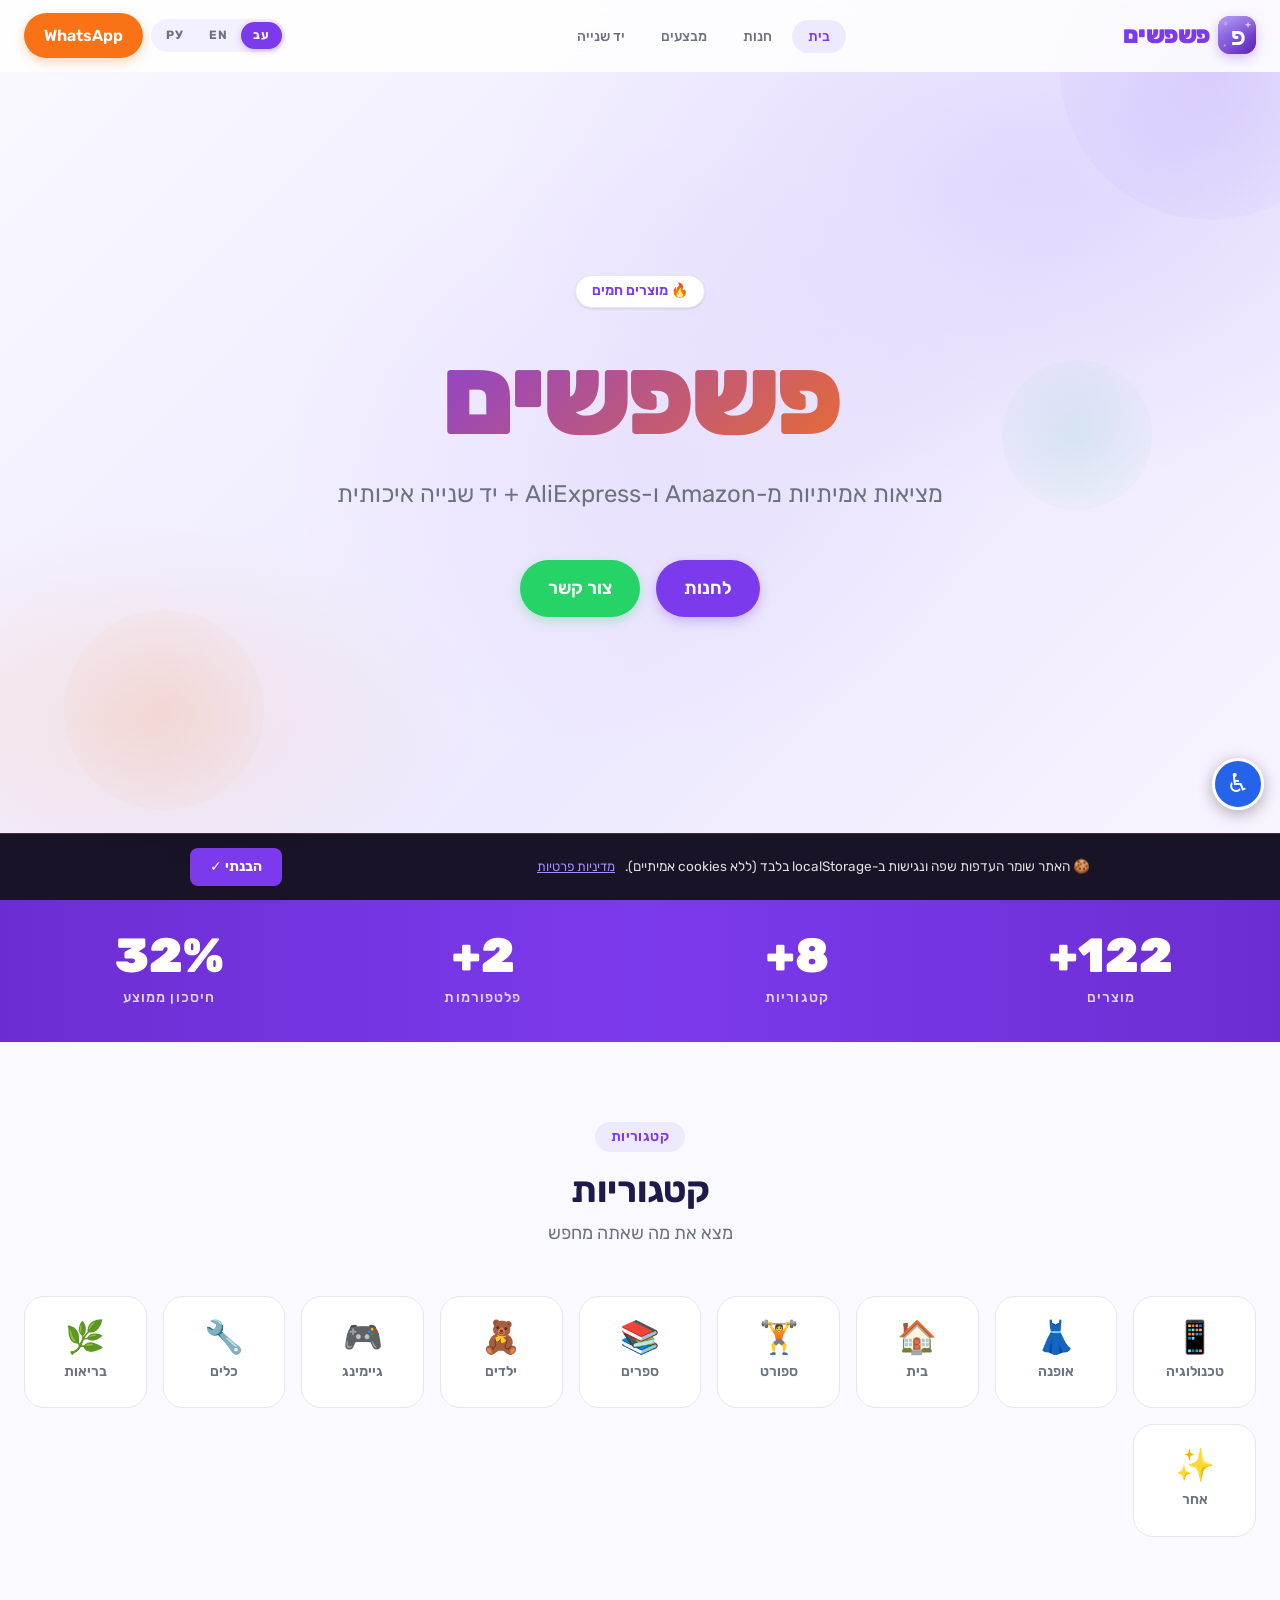
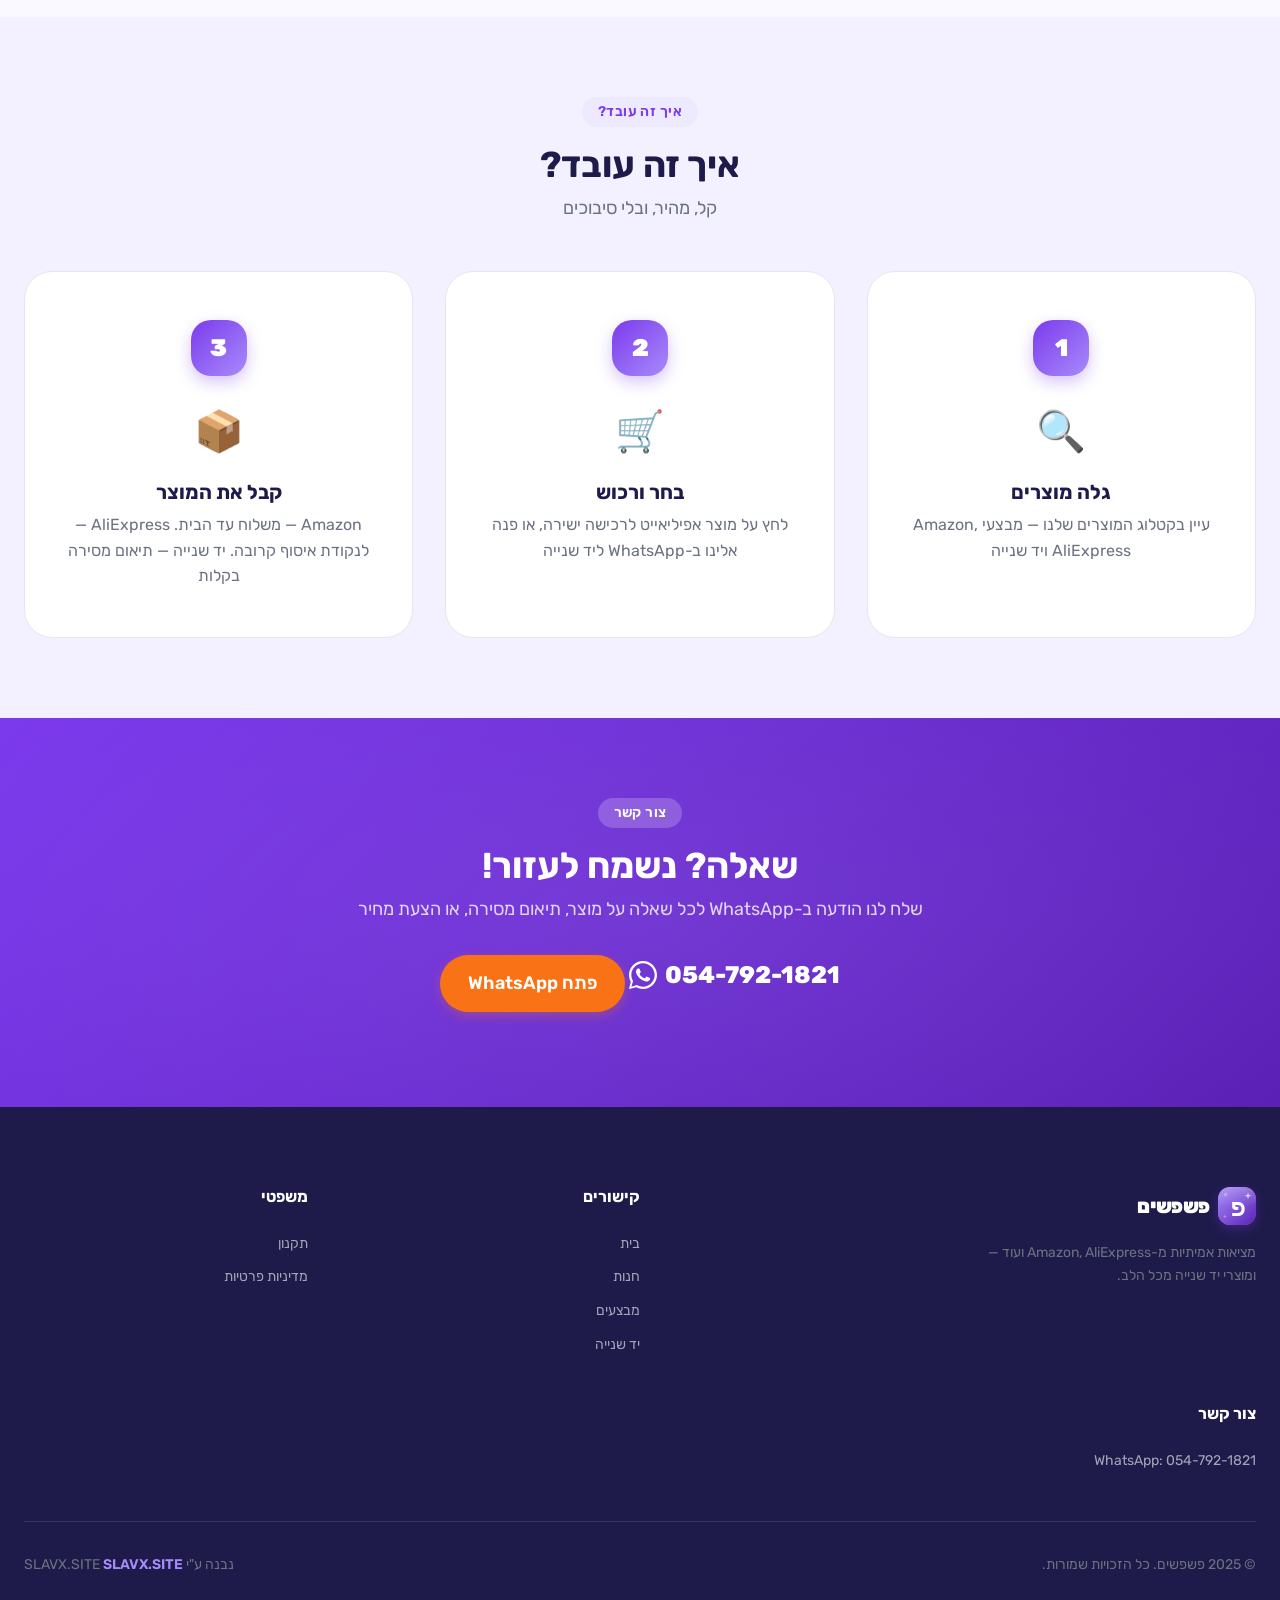
<file: index.html>
<!DOCTYPE html>
<html lang="he" dir="rtl">
<head>
  <meta charset="UTF-8">
  <meta name="viewport" content="width=device-width, initial-scale=1.0">
  <meta name="description" content="פשפשים — מציאות אמיתיות מ-Amazon ו-AliExpress + יד שנייה איכותית. Real deals & secondhand items.">
  <meta name="theme-color" content="#7C3AED">

  <!-- Open Graph -->
  <meta property="og:title" content="פשפשים — מציאות ויד שנייה">
  <meta property="og:description" content="מציאות אמיתיות מ-Amazon ו-AliExpress + יד שנייה איכותית">
  <meta property="og:type" content="website">

  <title>פשפשים — מציאות ויד שנייה</title>
  <link rel="stylesheet" href="css/style.css">

  <!-- Favicon inline SVG -->
  <link rel="icon" href="data:image/svg+xml,<svg xmlns='http://www.w3.org/2000/svg' viewBox='0 0 100 100'><rect width='100' height='100' rx='20' fill='%237C3AED'/><text y='.9em' font-size='75' x='12' font-family='Rubik,sans-serif' font-weight='900' fill='white'>פ</text></svg>">
</head>
<body>

<!-- ── Navigation ── -->
<nav class="navbar" role="navigation" aria-label="ניווט ראשי">
  <div class="container">
    <a class="navbar-logo" href="/" aria-label="פשפשים — דף הבית">
      <div class="logo-icon" aria-hidden="true"><img src="/images/logo.svg" alt="" width="38" height="38"></div>
      <span>פשפשים</span>
    </a>

    <ul class="nav-links" role="list">
      <li><a href="/" class="active" data-i18n="nav_home">בית</a></li>
      <li><a href="/shop" data-i18n="nav_shop">חנות</a></li>
      <li><a href="/shop#affiliate" data-i18n="nav_deals">מבצעים</a></li>
      <li><a href="/shop#secondhand" data-i18n="nav_secondhand">יד שנייה</a></li>
    </ul>

    <div class="nav-actions">
      <div class="lang-switcher" role="group" aria-label="בחירת שפה">
        <button class="lang-btn" data-lang="he" aria-label="עברית">עב</button>
        <button class="lang-btn" data-lang="en" aria-label="English">EN</button>
        <button class="lang-btn" data-lang="ru" aria-label="Русский">РУ</button>
      </div>
      <a href="https://wa.me/972547921821" class="btn btn-accent" target="_blank" rel="noopener"
         data-i18n="nav_cta">WhatsApp</a>
      <button class="hamburger" aria-label="פתח תפריט" aria-expanded="false">
        <span></span><span></span><span></span>
      </button>
    </div>
  </div>
</nav>
<div class="nav-overlay" aria-hidden="true"></div>

<!-- ── Hero ── -->
<section class="hero" aria-label="ברוכים הבאים">
  <div class="hero-shapes" aria-hidden="true">
    <div class="hero-shape"></div>
    <div class="hero-shape"></div>
    <div class="hero-shape"></div>
  </div>

  <div class="hero-content">
    <div class="hero-badge-wrap">
      <span data-i18n="hero_badge">🔥 מוצרים חמים</span>
    </div>

    <h1 class="hero-title" data-i18n="hero_title">פשפשים</h1>

    <p class="hero-subtitle" data-i18n="hero_subtitle">
      מציאות אמיתיות מ-Amazon ו-AliExpress + יד שנייה איכותית
    </p>

    <div class="hero-actions">
      <a href="/shop" class="btn btn-primary btn-lg" data-i18n="hero_cta_shop">לחנות</a>
      <a href="https://wa.me/972547921821" target="_blank" rel="noopener"
         class="btn btn-whatsapp btn-lg" data-i18n="hero_cta_contact">
        <svg width="20" height="20" viewBox="0 0 24 24" fill="currentColor" aria-hidden="true">
          <path d="M17.472 14.382c-.297-.149-1.758-.867-2.03-.967-.273-.099-.471-.148-.67.15-.197.297-.767.966-.94 1.164-.173.199-.347.223-.644.075-.297-.15-1.255-.463-2.39-1.475-.883-.788-1.48-1.761-1.653-2.059-.173-.297-.018-.458.13-.606.134-.133.298-.347.446-.52.149-.174.198-.298.298-.497.099-.198.05-.371-.025-.52-.075-.149-.669-1.612-.916-2.207-.242-.579-.487-.5-.669-.51-.173-.008-.371-.01-.57-.01-.198 0-.52.074-.792.372-.272.297-1.04 1.016-1.04 2.479 0 1.462 1.065 2.875 1.213 3.074.149.198 2.096 3.2 5.077 4.487.709.306 1.262.489 1.694.625.712.227 1.36.195 1.871.118.571-.085 1.758-.719 2.006-1.413.248-.694.248-1.289.173-1.413-.074-.124-.272-.198-.57-.347z"/>
          <path d="M12 0C5.373 0 0 5.373 0 12c0 2.135.563 4.14 1.538 5.875L0 24l6.304-1.516A11.94 11.94 0 0012 24c6.627 0 12-5.373 12-12S18.627 0 12 0zm0 22c-1.933 0-3.742-.522-5.292-1.432L2 22l1.448-4.572A9.963 9.963 0 012 12C2 6.477 6.477 2 12 2s10 4.477 10 10-4.477 10-10 10z"/>
        </svg>
        צור קשר
      </a>
    </div>
  </div>

  <div class="hero-scroll" aria-hidden="true">
    <span>↓</span>
  </div>
</section>

<!-- ── Stats Bar ── -->
<section class="stats-bar" aria-label="סטטיסטיקות">
  <div class="container">
    <div class="stats-grid">
      <div class="stat-item">
        <span class="stat-number" data-target="150" data-suffix="+" aria-label="150+ מוצרים">0</span>
        <span class="stat-label" data-i18n="stat_products">מוצרים</span>
      </div>
      <div class="stat-item">
        <span class="stat-number" data-target="10" data-suffix="+" aria-label="10+ קטגוריות">0</span>
        <span class="stat-label" data-i18n="stat_categories">קטגוריות</span>
      </div>
      <div class="stat-item">
        <span class="stat-number" data-target="3" data-suffix="+" aria-label="3+ פלטפורמות">0</span>
        <span class="stat-label" data-i18n="stat_platforms">פלטפורמות</span>
      </div>
      <div class="stat-item">
        <span class="stat-number" data-target="40" data-suffix="%" aria-label="40% חיסכון ממוצע">0</span>
        <span class="stat-label" data-i18n="stat_savings">חיסכון ממוצע</span>
      </div>
    </div>
  </div>
</section>

<!-- ── Categories ── -->
<section aria-labelledby="cats-heading">
  <div class="container">
    <div class="section-header reveal">
      <span class="section-tag" data-i18n="section_categories">קטגוריות</span>
      <h2 class="section-title" id="cats-heading" data-i18n="section_categories">קטגוריות</h2>
      <p class="section-sub" data-i18n="section_categories_sub">מצא את מה שאתה מחפש</p>
    </div>

    <div class="categories-grid stagger-children">
      <a href="/shop?cat=tech" class="cat-card reveal">
        <span class="cat-icon" aria-hidden="true">📱</span>
        <span data-i18n="cat_tech">טכנולוגיה</span>
      </a>
      <a href="/shop?cat=fashion" class="cat-card reveal">
        <span class="cat-icon" aria-hidden="true">👗</span>
        <span data-i18n="cat_fashion">אופנה</span>
      </a>
      <a href="/shop?cat=home" class="cat-card reveal">
        <span class="cat-icon" aria-hidden="true">🏠</span>
        <span data-i18n="cat_home">בית</span>
      </a>
      <a href="/shop?cat=sport" class="cat-card reveal">
        <span class="cat-icon" aria-hidden="true">🏋️</span>
        <span data-i18n="cat_sport">ספורט</span>
      </a>
      <a href="/shop?cat=books" class="cat-card reveal">
        <span class="cat-icon" aria-hidden="true">📚</span>
        <span data-i18n="cat_books">ספרים</span>
      </a>
      <a href="/shop?cat=kids" class="cat-card reveal">
        <span class="cat-icon" aria-hidden="true">🧸</span>
        <span data-i18n="cat_kids">ילדים</span>
      </a>
      <a href="/shop?cat=gaming" class="cat-card reveal">
        <span class="cat-icon" aria-hidden="true">🎮</span>
        <span data-i18n="cat_gaming">גיימינג</span>
      </a>
      <a href="/shop?cat=tools" class="cat-card reveal">
        <span class="cat-icon" aria-hidden="true">🔧</span>
        <span data-i18n="cat_tools">כלים</span>
      </a>
      <a href="/shop?cat=health" class="cat-card reveal">
        <span class="cat-icon" aria-hidden="true">🌿</span>
        <span data-i18n="cat_health">בריאות</span>
      </a>
      <a href="/shop?cat=other" class="cat-card reveal">
        <span class="cat-icon" aria-hidden="true">✨</span>
        <span data-i18n="cat_other">אחר</span>
      </a>
    </div>
  </div>
</section>

<!-- ── Featured Affiliate Deals ── -->
<section style="background: var(--surface-2);" aria-labelledby="deals-heading">
  <div class="container">
    <div class="section-header reveal">
      <span class="section-tag">🔗 Affiliate</span>
      <h2 class="section-title" id="deals-heading" data-i18n="section_deals">🔥 מבצעי אפיליאייט</h2>
      <p class="section-sub" data-i18n="section_deals_sub">המוצרים הכי חמים מ-Amazon ו-AliExpress</p>
    </div>

    <div id="featuredDeals" class="products-grid stagger-children">
      <!-- Rendered by shop.js -->
      <div class="product-card-skeleton" style="height:380px;background:var(--border);border-radius:var(--radius-xl);animation:pulse 1.5s ease-in-out infinite;"></div>
      <div class="product-card-skeleton" style="height:380px;background:var(--border);border-radius:var(--radius-xl);animation:pulse 1.5s ease-in-out infinite;animation-delay:.1s"></div>
      <div class="product-card-skeleton" style="height:380px;background:var(--border);border-radius:var(--radius-xl);animation:pulse 1.5s ease-in-out infinite;animation-delay:.2s"></div>
      <div class="product-card-skeleton" style="height:380px;background:var(--border);border-radius:var(--radius-xl);animation:pulse 1.5s ease-in-out infinite;animation-delay:.3s"></div>
    </div>

    <div class="see-all-wrap reveal">
      <a href="/shop?type=affiliate" class="btn btn-outline btn-lg" data-i18n="see_all">צפה בכל המוצרים</a>
    </div>
  </div>
</section>

<!-- ── Secondhand ── -->
<section aria-labelledby="secondhand-heading">
  <div class="container">
    <div class="section-header reveal">
      <span class="section-tag">♻️ יד שנייה</span>
      <h2 class="section-title" id="secondhand-heading" data-i18n="section_secondhand">♻️ יד שנייה</h2>
      <p class="section-sub" data-i18n="section_secondhand_sub">מוצרים אישיים — מצב מצוין, מחיר הגון</p>
    </div>

    <div id="featuredSecondhand" class="products-grid stagger-children">
      <!-- Rendered by shop.js -->
    </div>

    <div class="see-all-wrap reveal">
      <a href="/shop?type=secondhand" class="btn btn-outline btn-lg" data-i18n="see_all">צפה בכל המוצרים</a>
    </div>
  </div>
</section>

<!-- ── How it Works ── -->
<section style="background: var(--surface-2);" aria-labelledby="how-heading">
  <div class="container">
    <div class="section-header reveal">
      <span class="section-tag" data-i18n="section_how">איך זה עובד?</span>
      <h2 class="section-title" id="how-heading" data-i18n="section_how">איך זה עובד?</h2>
      <p class="section-sub" data-i18n="section_how_sub">קל, מהיר, ובלי סיבוכים</p>
    </div>

    <div class="how-grid stagger-children">
      <div class="how-card reveal">
        <div class="how-number">1</div>
        <span class="how-icon" aria-hidden="true">🔍</span>
        <h3 class="how-title" data-i18n="how1_title">גלה מוצרים</h3>
        <p class="how-desc" data-i18n="how1_desc">עיין בקטלוג המוצרים שלנו — מבצעי Amazon, AliExpress ויד שנייה</p>
      </div>
      <div class="how-card reveal">
        <div class="how-number">2</div>
        <span class="how-icon" aria-hidden="true">🛒</span>
        <h3 class="how-title" data-i18n="how2_title">בחר ורכוש</h3>
        <p class="how-desc" data-i18n="how2_desc">לחץ על מוצר אפיליאייט לרכישה ישירה, או פנה אלינו ב-WhatsApp ליד שנייה</p>
      </div>
      <div class="how-card reveal">
        <div class="how-number">3</div>
        <span class="how-icon" aria-hidden="true">📦</span>
        <h3 class="how-title" data-i18n="how3_title">קבל ביתך</h3>
        <p class="how-desc" data-i18n="how3_desc">מוצרי אפיליאייט מגיעים עד הבית. יד שנייה — תיאום מסירה בקלות</p>
      </div>
    </div>
  </div>
</section>

<!-- ── WhatsApp CTA ── -->
<section class="wa-cta-section" aria-labelledby="wa-heading">
  <div class="container text-center">
    <div class="reveal">
      <span class="section-tag" style="background:rgba(255,255,255,.2);color:#fff;" data-i18n="nav_contact">צור קשר</span>
      <h2 class="section-title" id="wa-heading" data-i18n="wa_title">שאלה? נשמח לעזור!</h2>
      <p class="section-sub" data-i18n="wa_desc">שלח לנו הודעה ב-WhatsApp לכל שאלה על מוצר, תיאום מסירה, או הצעת מחיר</p>

      <div class="wa-phone" aria-label="מספר ווטסאפ">
        <svg width="28" height="28" viewBox="0 0 24 24" fill="currentColor" aria-hidden="true">
          <path d="M17.472 14.382c-.297-.149-1.758-.867-2.03-.967-.273-.099-.471-.148-.67.15-.197.297-.767.966-.94 1.164-.173.199-.347.223-.644.075-.297-.15-1.255-.463-2.39-1.475-.883-.788-1.48-1.761-1.653-2.059-.173-.297-.018-.458.13-.606.134-.133.298-.347.446-.52.149-.174.198-.298.298-.497.099-.198.05-.371-.025-.52-.075-.149-.669-1.612-.916-2.207-.242-.579-.487-.5-.669-.51-.173-.008-.371-.01-.57-.01-.198 0-.52.074-.792.372-.272.297-1.04 1.016-1.04 2.479 0 1.462 1.065 2.875 1.213 3.074.149.198 2.096 3.2 5.077 4.487.709.306 1.262.489 1.694.625.712.227 1.36.195 1.871.118.571-.085 1.758-.719 2.006-1.413.248-.694.248-1.289.173-1.413-.074-.124-.272-.198-.57-.347z"/>
          <path d="M12 0C5.373 0 0 5.373 0 12c0 2.135.563 4.14 1.538 5.875L0 24l6.304-1.516A11.94 11.94 0 0012 24c6.627 0 12-5.373 12-12S18.627 0 12 0zm0 22c-1.933 0-3.742-.522-5.292-1.432L2 22l1.448-4.572A9.963 9.963 0 012 12C2 6.477 6.477 2 12 2s10 4.477 10 10-4.477 10-10 10z"/>
        </svg>
        054-792-1821
      </div>

      <a href="https://wa.me/972547921821" target="_blank" rel="noopener"
         class="btn btn-accent btn-lg" data-i18n="wa_btn">פתח WhatsApp</a>
    </div>
  </div>
</section>

<!-- ── Footer ── -->
<footer class="footer" role="contentinfo">
  <div class="container">
    <div class="footer-grid">

      <div class="footer-brand">
        <div class="navbar-logo">
          <div class="logo-icon" aria-hidden="true"><img src="/images/logo.svg" alt="" width="38" height="38"></div>
          <span>פשפשים</span>
        </div>
        <p class="footer-desc" data-i18n="footer_desc">
          מציאות אמיתיות מ-Amazon, AliExpress ועוד — ומוצרי יד שנייה מכל הלב.
        </p>
      </div>

      <div>
        <h3 class="footer-title" data-i18n="footer_links">קישורים</h3>
        <ul class="footer-links">
          <li><a href="/" data-i18n="nav_home">בית</a></li>
          <li><a href="/shop" data-i18n="nav_shop">חנות</a></li>
          <li><a href="/shop?type=affiliate" data-i18n="nav_deals">מבצעים</a></li>
          <li><a href="/shop?type=secondhand" data-i18n="nav_secondhand">יד שנייה</a></li>
        </ul>
      </div>

      <div>
        <h3 class="footer-title" data-i18n="footer_legal">משפטי</h3>
        <ul class="footer-links">
          <li><a href="/terms" data-i18n="footer_terms">תקנון</a></li>
          <li><a href="/privacy" data-i18n="footer_privacy">מדיניות פרטיות</a></li>
        </ul>
      </div>

      <div>
        <h3 class="footer-title" data-i18n="footer_contact_title">צור קשר</h3>
        <ul class="footer-links">
          <li>
            <a href="https://wa.me/972547921821" target="_blank" rel="noopener" dir="ltr">
              WhatsApp: 054-792-1821
            </a>
          </li>
        </ul>
      </div>

    </div>

    <div class="footer-bottom">
      <p data-i18n="footer_rights">© 2025 פשפשים. כל הזכויות שמורות.</p>
      <p class="footer-credit">
        <span data-i18n="footer_credit">נבנה ע"י </span>
        <a href="https://slavx.site" target="_blank" rel="noopener">SLAVX.SITE</a>
      </p>
    </div>
  </div>
</footer>

<style>
  @keyframes pulse {
    0%, 100% { opacity: 1; }
    50% { opacity: .4; }
  }
</style>

<script src="js/i18n.js"></script>
<script src="js/script.js"></script>
<script src="js/shop.js"></script>
<script src="js/accessibility.js"></script>
<script src="js/cookies.js"></script>
</body>
</html>
</file>
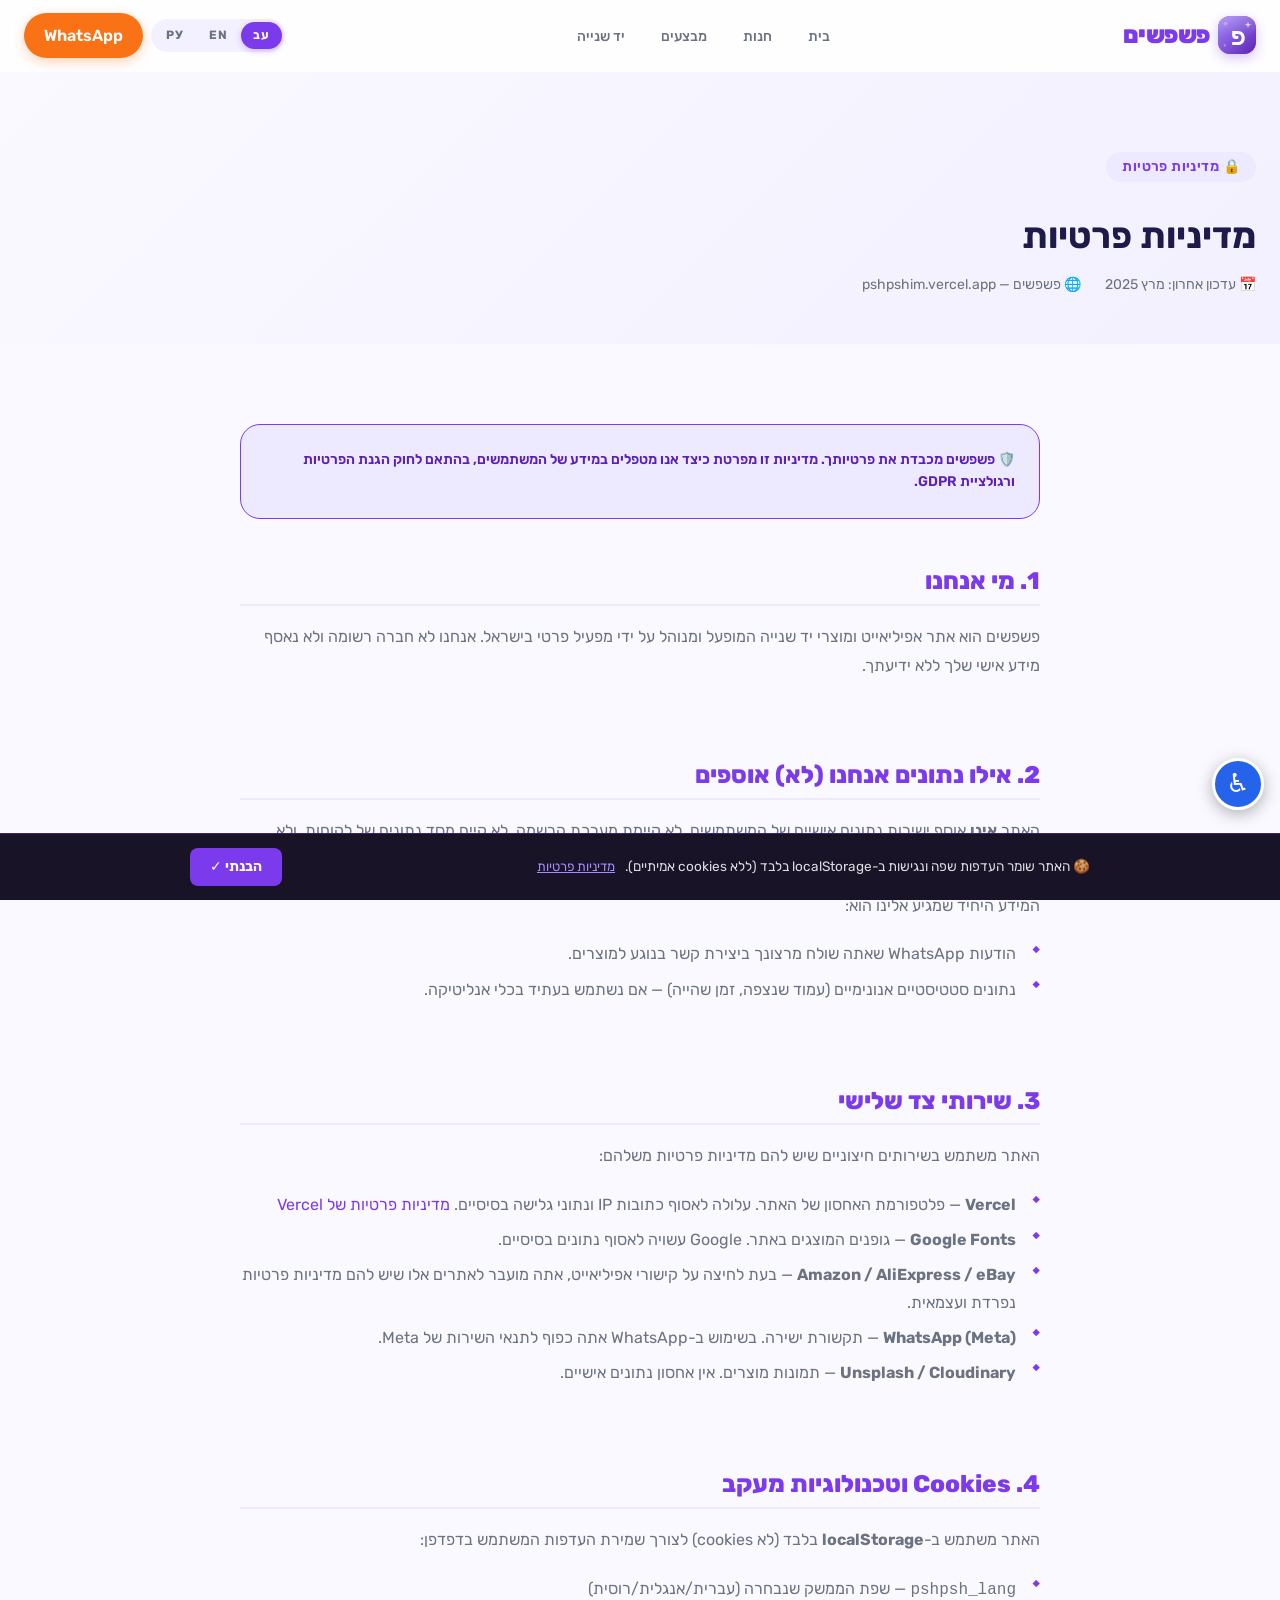
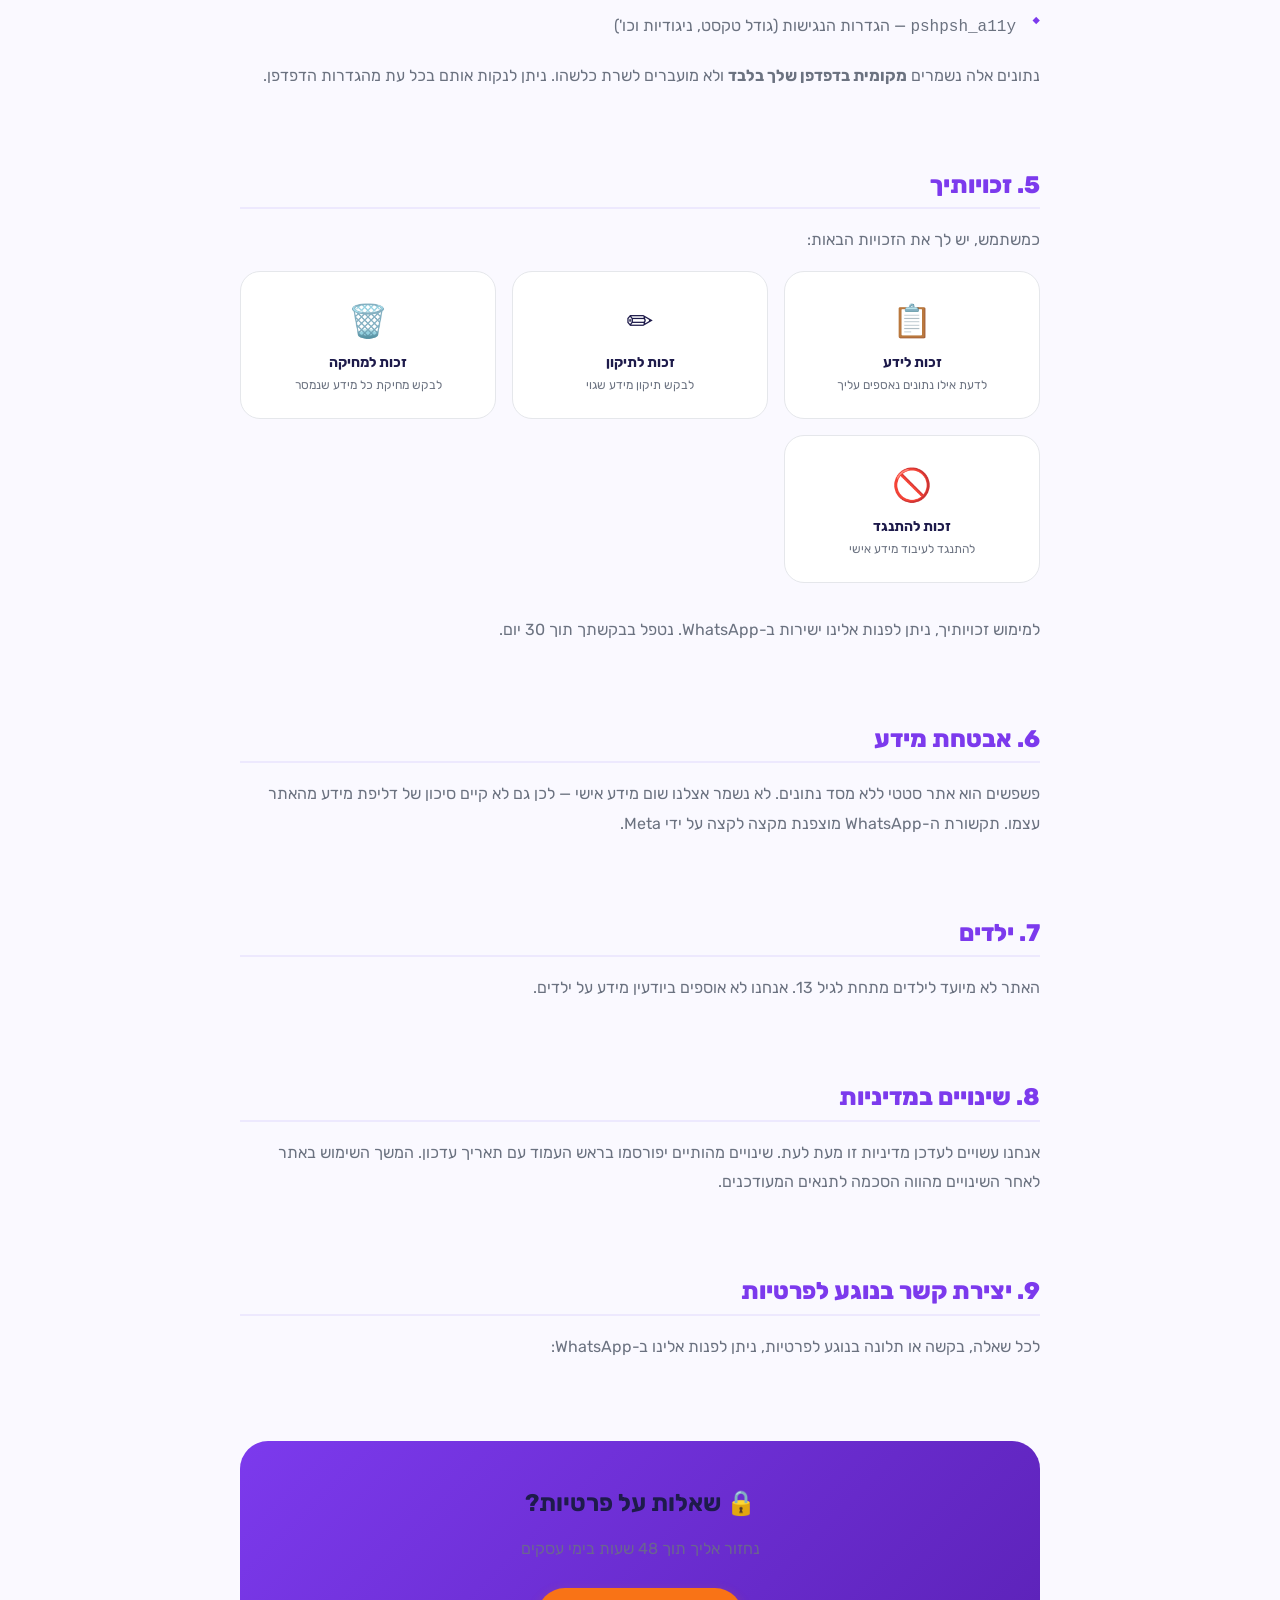
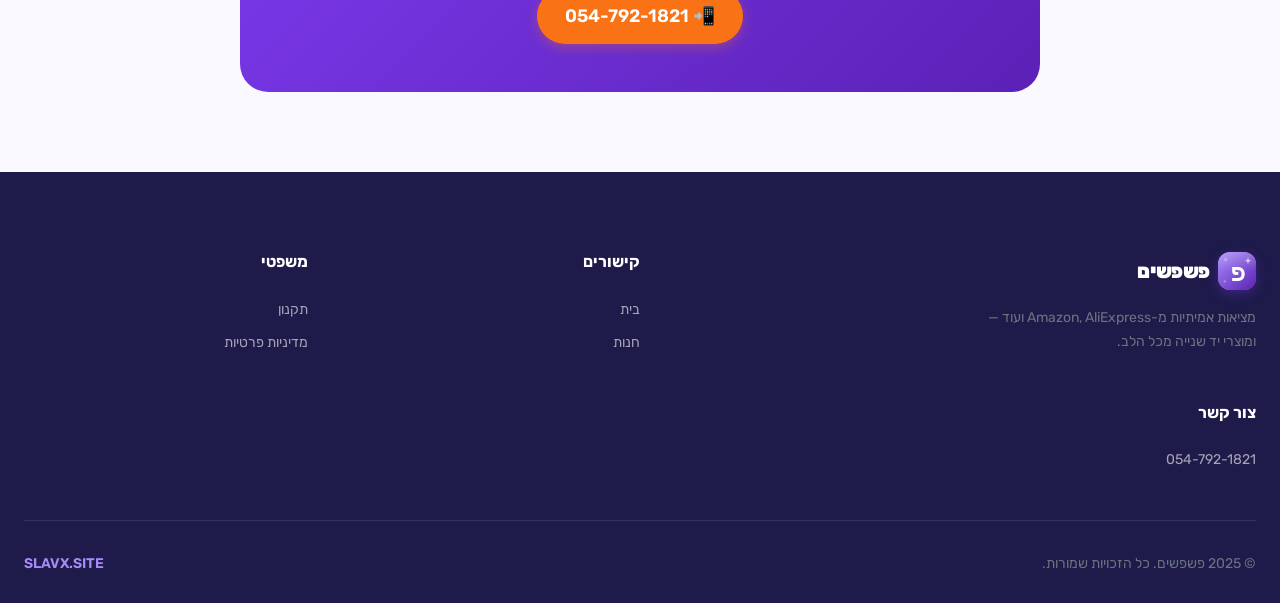
<file: privacy.html>
<!DOCTYPE html>
<html lang="he" dir="rtl">
<head>
  <meta charset="UTF-8">
  <meta name="viewport" content="width=device-width, initial-scale=1.0">
  <meta name="theme-color" content="#7C3AED">
  <title>מדיניות פרטיות | פשפשים</title>
  <link rel="stylesheet" href="css/style.css">
  <link rel="icon" href="data:image/svg+xml,<svg xmlns='http://www.w3.org/2000/svg' viewBox='0 0 100 100'><rect width='100' height='100' rx='20' fill='%237C3AED'/><text y='.9em' font-size='75' x='12' font-family='Rubik,sans-serif' font-weight='900' fill='white'>פ</text></svg>">
  <style>
    .legal-hero {
      padding-top: calc(var(--navbar-h) + var(--space-3xl));
      padding-bottom: var(--space-2xl);
      background: linear-gradient(135deg, #FAF9FF 0%, #F3F0FF 100%);
    }
    .legal-body {
      max-width: 800px;
      margin-inline: auto;
      padding-block: var(--space-3xl);
    }
    .legal-body h2 {
      font-size: var(--text-2xl);
      font-weight: 800;
      color: var(--primary);
      margin-top: var(--space-3xl);
      margin-bottom: var(--space-md);
      padding-bottom: var(--space-sm);
      border-bottom: 2px solid var(--primary-bg);
    }
    .legal-body h2:first-of-type { margin-top: var(--space-xl); }
    .legal-body p {
      font-size: var(--text-base);
      color: var(--text-muted);
      line-height: 1.85;
      margin-bottom: var(--space-md);
    }
    .legal-body ul {
      list-style: none;
      padding: 0;
      margin-bottom: var(--space-md);
    }
    .legal-body ul li {
      padding: var(--space-xs) 0;
      padding-inline-start: var(--space-lg);
      color: var(--text-muted);
      line-height: 1.7;
      position: relative;
      font-size: var(--text-base);
    }
    .legal-body ul li::before {
      content: '◆';
      position: absolute;
      inset-inline-start: 0;
      color: var(--primary);
      font-size: 0.6em;
      top: 0.45em;
    }
    .legal-meta {
      display: flex; gap: var(--space-lg); flex-wrap: wrap;
      margin-top: var(--space-md);
      font-size: var(--text-sm); color: var(--text-muted);
    }
    .legal-notice {
      background: var(--primary-bg);
      border: 1px solid var(--primary);
      border-radius: var(--radius-lg);
      padding: var(--space-lg);
      margin-bottom: var(--space-2xl);
      font-size: var(--text-sm);
      color: var(--primary-dk);
      font-weight: 600;
    }
    .rights-grid {
      display: grid;
      grid-template-columns: repeat(auto-fill, minmax(200px, 1fr));
      gap: var(--space-md);
      margin-bottom: var(--space-xl);
    }
    .right-card {
      background: var(--surface);
      border: 1px solid var(--border);
      border-radius: var(--radius-lg);
      padding: var(--space-lg);
      text-align: center;
    }
    .right-card .icon { font-size: 2rem; margin-bottom: var(--space-sm); }
    .right-card h4 { font-size: var(--text-sm); font-weight: 700; color: var(--text); margin-bottom: var(--space-xs); }
    .right-card p { font-size: var(--text-xs); color: var(--text-muted); margin: 0; line-height: 1.5; }
    .contact-box {
      background: linear-gradient(135deg, var(--primary), var(--primary-dk));
      border-radius: var(--radius-xl);
      padding: var(--space-2xl);
      text-align: center;
      color: #fff;
      margin-top: var(--space-3xl);
    }
    .contact-box h3 { font-size: var(--text-2xl); margin-bottom: var(--space-md); }
    .contact-box p { opacity: .8; margin-bottom: var(--space-lg); }
  </style>
</head>
<body>

<!-- Navbar -->
<nav class="navbar" role="navigation" aria-label="ניווט ראשי">
  <div class="container">
    <a class="navbar-logo" href="/" aria-label="פשפשים — דף הבית">
      <div class="logo-icon" aria-hidden="true">
        <img src="/images/logo.svg" alt="" width="38" height="38">
      </div>
      <span>פשפשים</span>
    </a>
    <ul class="nav-links" role="list">
      <li><a href="/" data-i18n="nav_home">בית</a></li>
      <li><a href="/shop" data-i18n="nav_shop">חנות</a></li>
      <li><a href="/shop?type=affiliate" data-i18n="nav_deals">מבצעים</a></li>
      <li><a href="/shop?type=secondhand" data-i18n="nav_secondhand">יד שנייה</a></li>
    </ul>
    <div class="nav-actions">
      <div class="lang-switcher" role="group" aria-label="בחירת שפה">
        <button class="lang-btn" data-lang="he" aria-label="עברית">עב</button>
        <button class="lang-btn" data-lang="en" aria-label="English">EN</button>
        <button class="lang-btn" data-lang="ru" aria-label="Русский">РУ</button>
      </div>
      <a href="https://wa.me/972547921821" class="btn btn-accent" target="_blank" rel="noopener" data-i18n="nav_cta">WhatsApp</a>
      <button class="hamburger" aria-label="פתח תפריט"><span></span><span></span><span></span></button>
    </div>
  </div>
</nav>
<div class="nav-overlay"></div>

<!-- Hero -->
<section class="legal-hero">
  <div class="container">
    <div class="section-tag" data-i18n="legal_privacy_badge">🔒 מסמך משפטי</div>
    <h1 class="section-title" style="margin-top:var(--space-md)" data-i18n="legal_privacy_title">מדיניות פרטיות</h1>
    <div class="legal-meta">
      <span data-i18n="legal_privacy_updated">📅 עדכון אחרון: מרץ 2025</span>
      <span data-i18n="legal_privacy_site">🌐 פשפשים — pshpshim.vercel.app</span>
    </div>
  </div>
</section>

<!-- Content -->
<main class="container">
  <div class="legal-body">

    <div class="legal-notice" data-i18n="legal_privacy_notice">
      🛡️ פשפשים מכבדת את פרטיותך. מדיניות זו מפרטת כיצד אנו מטפלים במידע של המשתמשים,
      בהתאם לחוק הגנת הפרטיות, תשמ"א-1981 ותיקוניו, ולרגולציית GDPR האירופאית.
    </div>

    <h2>1. מי אנחנו</h2>
    <p>
      פשפשים הוא אתר אפיליאייט ומוצרי יד שנייה המופעל ומנוהל על ידי מפעיל פרטי בישראל.
      אנחנו לא חברה רשומה ולא נאסף מידע אישי שלך ללא ידיעתך.
    </p>

    <h2>2. אילו נתונים אנחנו (לא) אוספים</h2>
    <p>
      האתר <strong>אינו</strong> אוסף ישירות נתונים אישיים של המשתמשים. לא קיימת מערכת הרשמה,
      לא קיים מסד נתונים של לקוחות, ולא נשמר מידע אישי שלך בשרתי האתר.
    </p>
    <p>המידע היחיד שמגיע אלינו הוא:</p>
    <ul>
      <li>הודעות WhatsApp שאתה שולח מרצונך ביצירת קשר בנוגע למוצרים.</li>
      <li>נתונים סטטיסטיים אנונימיים (עמוד שנצפה, זמן שהייה) — אם נשתמש בעתיד בכלי אנליטיקה.</li>
    </ul>

    <h2>3. שירותי צד שלישי</h2>
    <p>
      האתר משתמש בשירותים חיצוניים שיש להם מדיניות פרטיות משלהם:
    </p>
    <ul>
      <li>
        <strong>Vercel</strong> — פלטפורמת האחסון של האתר. עלולה לאסוף כתובות IP ונתוני גלישה בסיסיים.
        <a href="https://vercel.com/legal/privacy-policy" target="_blank" rel="noopener" style="color:var(--primary);">מדיניות פרטיות של Vercel</a>
      </li>
      <li>
        <strong>Google Fonts</strong> — גופנים המוצגים באתר. Google עשויה לאסוף נתונים בסיסיים.
      </li>
      <li>
        <strong>Amazon / AliExpress / eBay</strong> — בעת לחיצה על קישורי אפיליאייט, אתה מועבר לאתרים אלו
        שיש להם מדיניות פרטיות נפרדת ועצמאית.
      </li>
      <li>
        <strong>WhatsApp (Meta)</strong> — תקשורת ישירה. בשימוש ב-WhatsApp אתה כפוף לתנאי השירות של Meta.
      </li>
      <li>
        <strong>Unsplash / Cloudinary</strong> — תמונות מוצרים. אין אחסון נתונים אישיים.
      </li>
    </ul>

    <h2>4. Cookies וטכנולוגיות מעקב</h2>
    <p>
      האתר משתמש ב-<strong>localStorage</strong> בלבד (לא cookies) לצורך שמירת העדפות המשתמש בדפדפן:
    </p>
    <ul>
      <li><code>pshpsh_lang</code> — שפת הממשק שנבחרה (עברית/אנגלית/רוסית)</li>
      <li><code>pshpsh_a11y</code> — הגדרות הנגישות (גודל טקסט, ניגודיות וכו')</li>
    </ul>
    <p>
      נתונים אלה נשמרים <strong>מקומית בדפדפן שלך בלבד</strong> ולא מועברים לשרת כלשהו.
      ניתן לנקות אותם בכל עת מהגדרות הדפדפן.
    </p>

    <h2>5. זכויותיך</h2>
    <p>כמשתמש, יש לך את הזכויות הבאות:</p>
    <div class="rights-grid">
      <div class="right-card">
        <div class="icon">📋</div>
        <h4>זכות לידע</h4>
        <p>לדעת אילו נתונים נאספים עליך</p>
      </div>
      <div class="right-card">
        <div class="icon">✏️</div>
        <h4>זכות לתיקון</h4>
        <p>לבקש תיקון מידע שגוי</p>
      </div>
      <div class="right-card">
        <div class="icon">🗑️</div>
        <h4>זכות למחיקה</h4>
        <p>לבקש מחיקת כל מידע שנמסר</p>
      </div>
      <div class="right-card">
        <div class="icon">🚫</div>
        <h4>זכות להתנגד</h4>
        <p>להתנגד לעיבוד מידע אישי</p>
      </div>
    </div>
    <p>
      למימוש זכויותיך, ניתן לפנות אלינו ישירות ב-WhatsApp. נטפל בבקשתך תוך 30 יום.
    </p>

    <h2>6. אבטחת מידע</h2>
    <p>
      פשפשים הוא אתר סטטי ללא מסד נתונים. לא נשמר אצלנו שום מידע אישי — לכן גם לא קיים
      סיכון של דליפת מידע מהאתר עצמו. תקשורת ה-WhatsApp מוצפנת מקצה לקצה על ידי Meta.
    </p>

    <h2>7. ילדים</h2>
    <p>
      האתר לא מיועד לילדים מתחת לגיל 13. אנחנו לא אוספים ביודעין מידע על ילדים.
    </p>

    <h2>8. שינויים במדיניות</h2>
    <p>
      אנחנו עשויים לעדכן מדיניות זו מעת לעת. שינויים מהותיים יפורסמו בראש העמוד עם תאריך עדכון.
      המשך השימוש באתר לאחר השינויים מהווה הסכמה לתנאים המעודכנים.
    </p>

    <h2>9. יצירת קשר בנוגע לפרטיות</h2>
    <p>
      לכל שאלה, בקשה או תלונה בנוגע לפרטיות, ניתן לפנות אלינו ב-WhatsApp:
    </p>

    <div class="contact-box">
      <h3 data-i18n="legal_privacy_q">🔒 שאלות על פרטיות?</h3>
      <p data-i18n="legal_privacy_resp">נחזור אליך תוך 48 שעות בימי עסקים</p>
      <a href="https://wa.me/972547921821?text=%D7%A9%D7%9C%D7%95%D7%9D%2C+%D7%99%D7%A9+%D7%9C%D7%99+%D7%A9%D7%90%D7%9C%D7%94+%D7%91%D7%A0%D7%95%D7%92%D7%A2+%D7%9C%D7%A4%D7%A8%D7%98%D7%99%D7%95%D7%AA"
         target="_blank" rel="noopener" class="btn btn-accent btn-lg" data-i18n="legal_contact_btn">
        📲 054-792-1821
      </a>
    </div>

  </div>
</main>

<!-- Footer -->
<footer class="footer" role="contentinfo">
  <div class="container">
    <div class="footer-grid">
      <div class="footer-brand">
        <div class="navbar-logo">
          <div class="logo-icon"><img src="/images/logo.svg" alt="" width="38" height="38"></div>
          <span>פשפשים</span>
        </div>
        <p class="footer-desc" data-i18n="footer_desc">מציאות אמיתיות מ-Amazon, AliExpress ועוד — ומוצרי יד שנייה.</p>
      </div>
      <div>
        <h3 class="footer-title" data-i18n="footer_links">קישורים</h3>
        <ul class="footer-links">
          <li><a href="/" data-i18n="nav_home">בית</a></li>
          <li><a href="/shop" data-i18n="nav_shop">חנות</a></li>
        </ul>
      </div>
      <div>
        <h3 class="footer-title" data-i18n="footer_legal">משפטי</h3>
        <ul class="footer-links">
          <li><a href="/terms" data-i18n="footer_terms">תקנון</a></li>
          <li><a href="/privacy" data-i18n="footer_privacy">מדיניות פרטיות</a></li>
        </ul>
      </div>
      <div>
        <h3 class="footer-title" data-i18n="footer_contact_title">צור קשר</h3>
        <ul class="footer-links">
          <li><a href="https://wa.me/972547921821" target="_blank" dir="ltr">054-792-1821</a></li>
        </ul>
      </div>
    </div>
    <div class="footer-bottom">
      <p data-i18n="footer_rights">© 2025 פשפשים. כל הזכויות שמורות.</p>
      <p class="footer-credit"><a href="https://slavx.site" target="_blank">SLAVX.SITE</a></p>
    </div>
  </div>
</footer>

<script src="js/i18n.js"></script>
<script src="js/script.js"></script>
<script src="js/accessibility.js"></script>
<script src="js/cookies.js"></script>
</body>
</html>
</file>
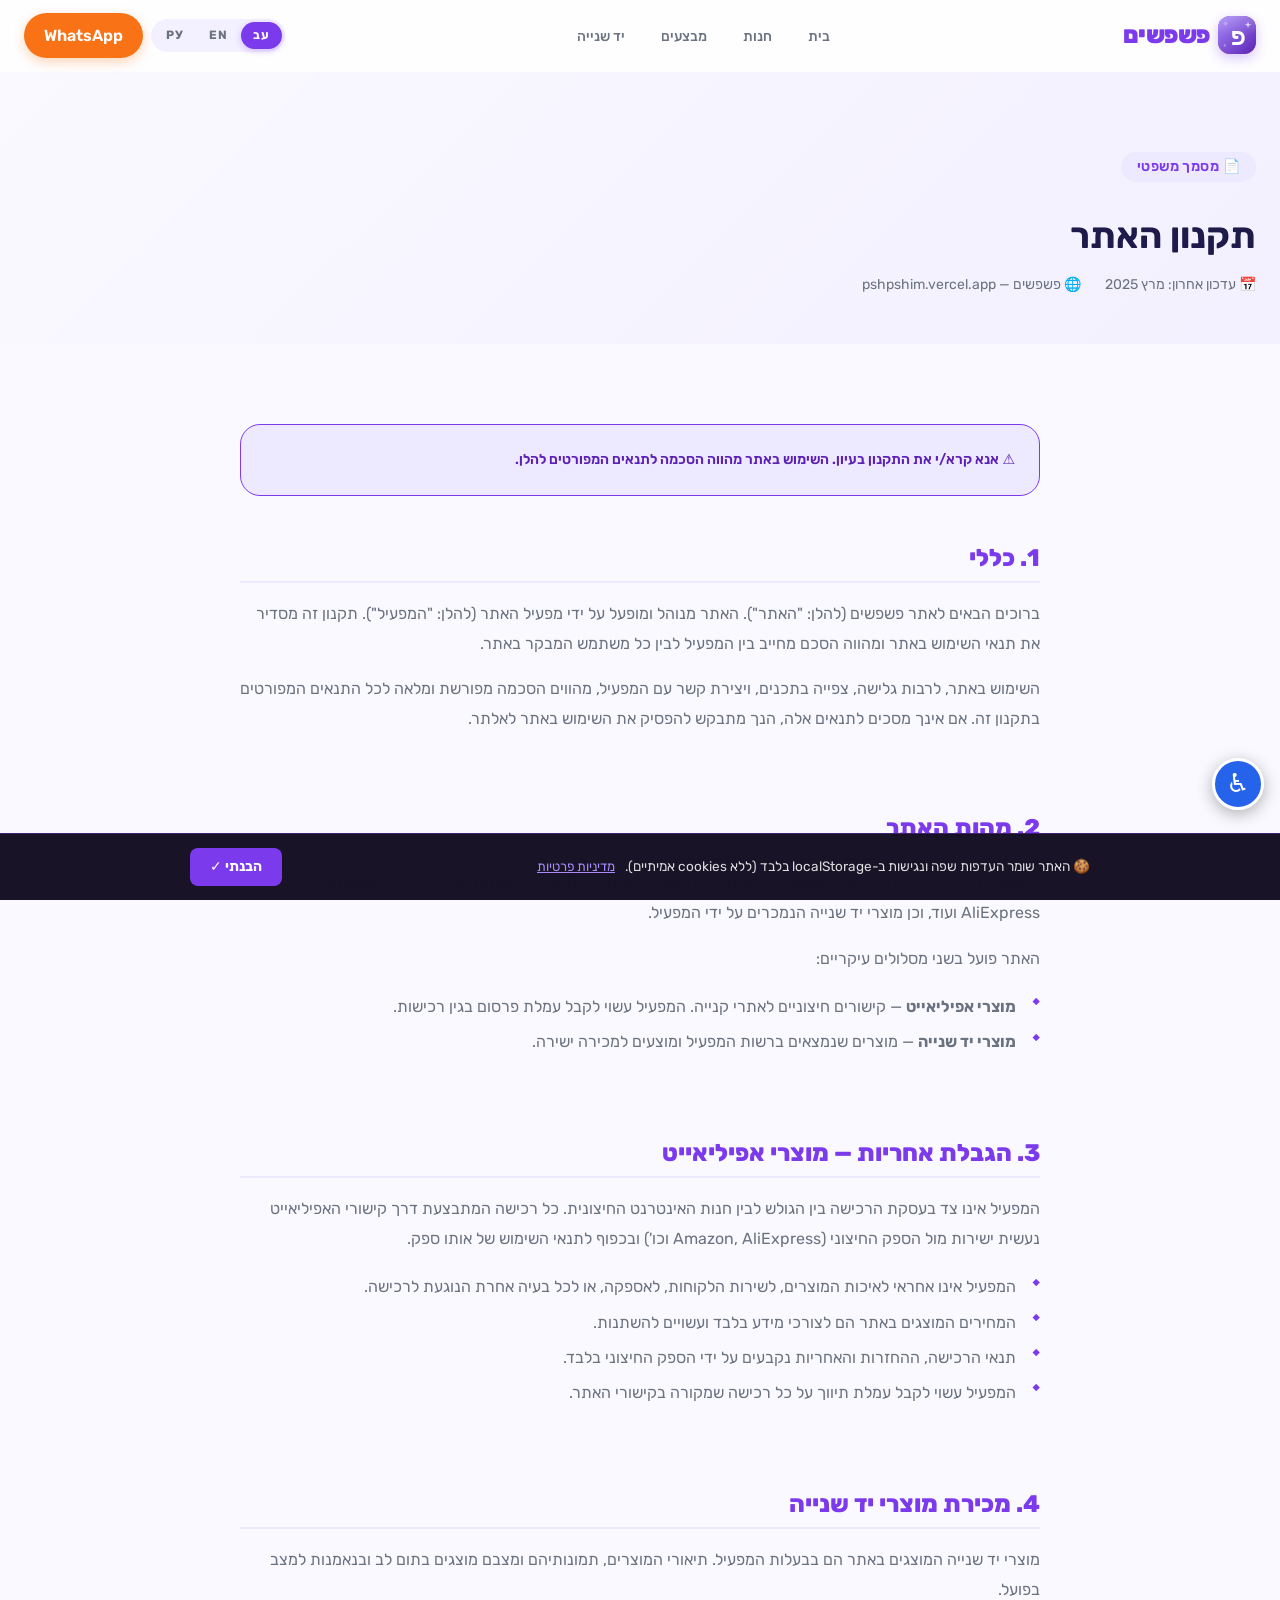
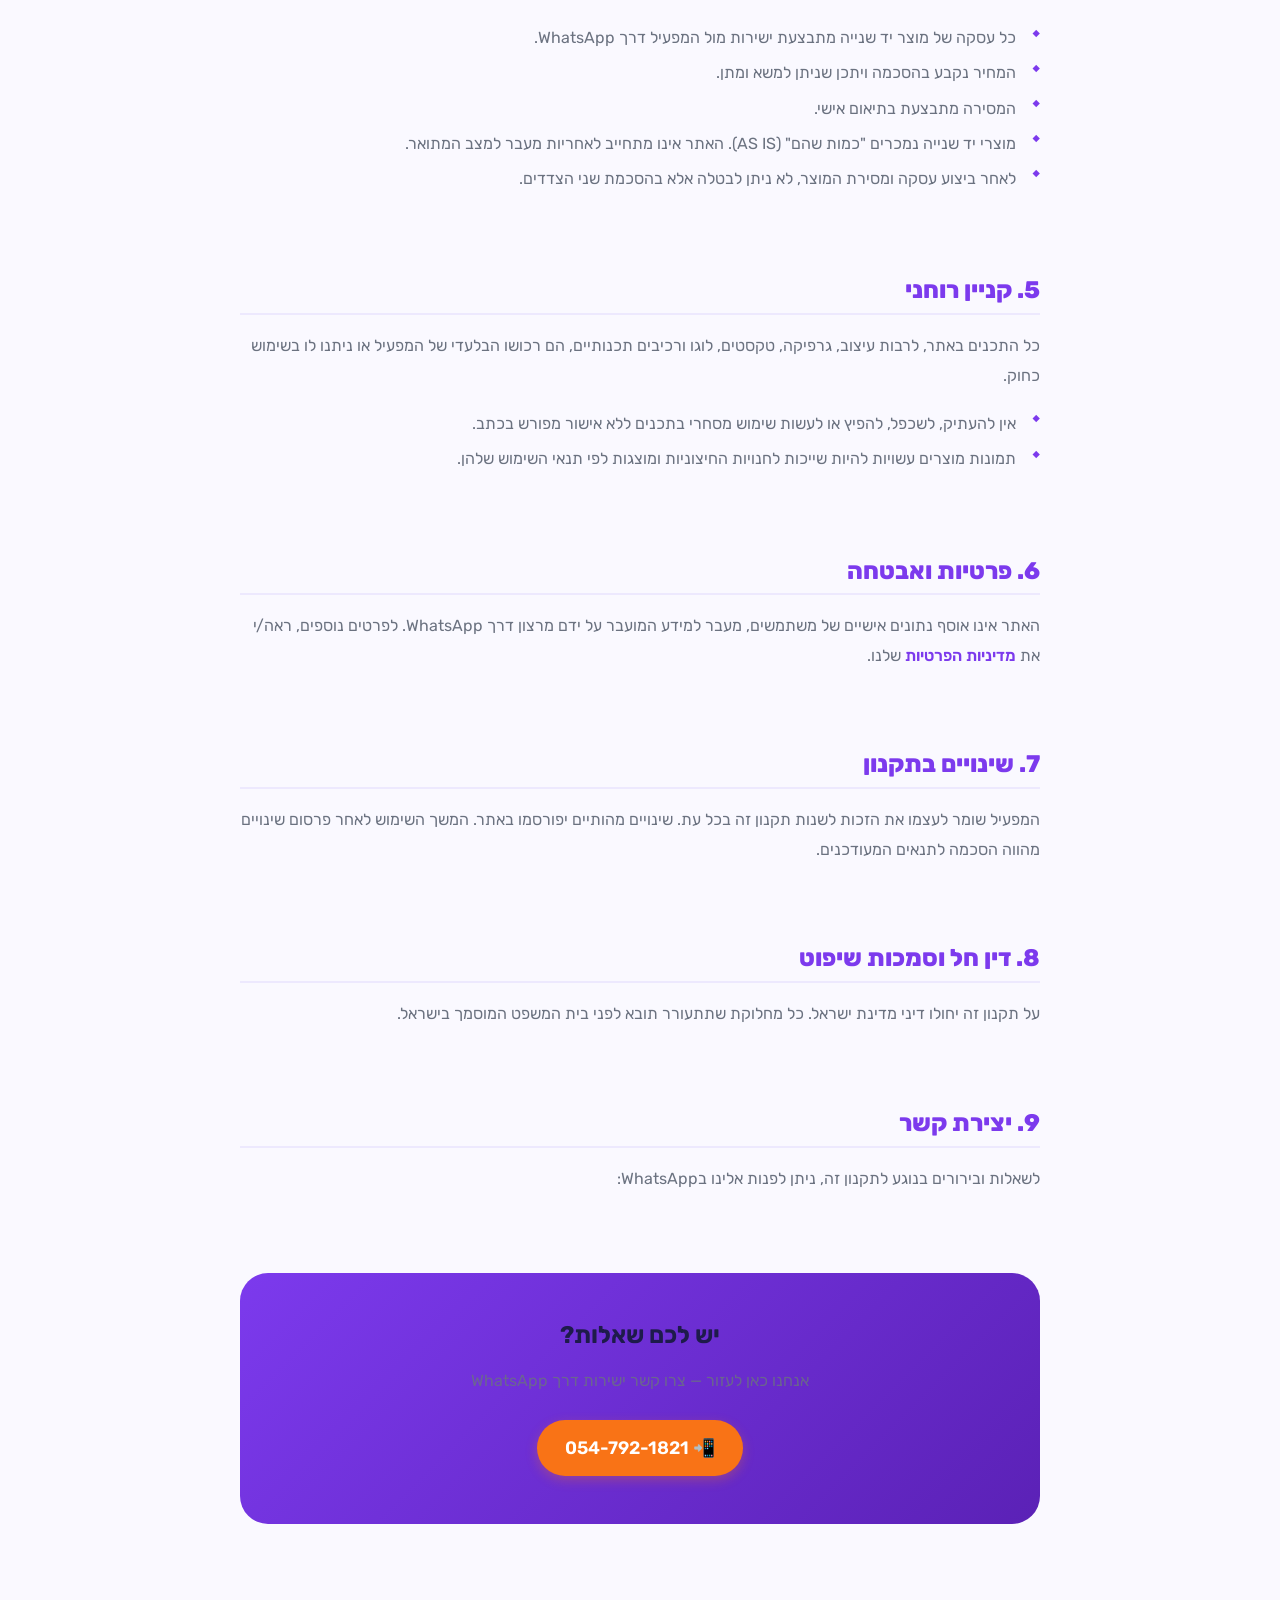
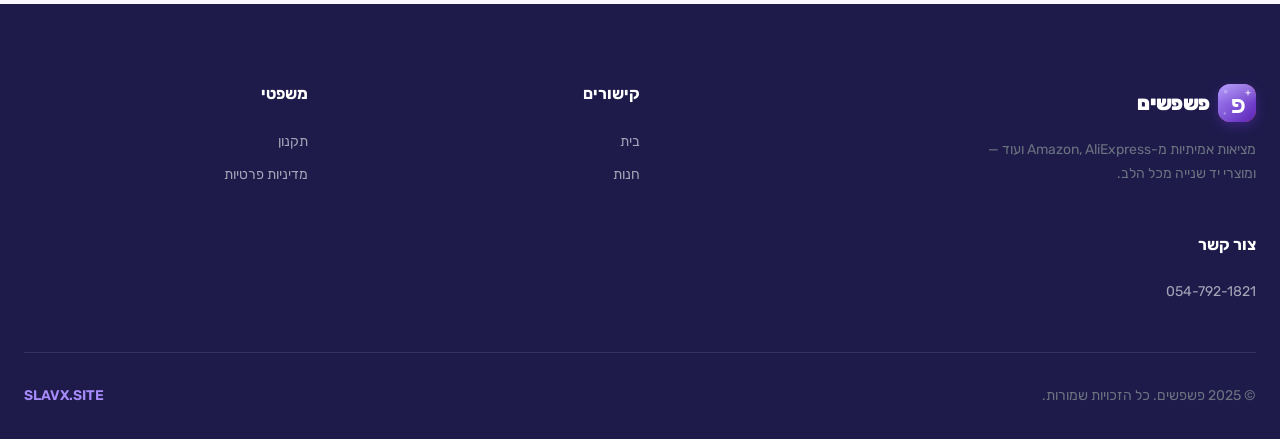
<file: terms.html>
<!DOCTYPE html>
<html lang="he" dir="rtl">
<head>
  <meta charset="UTF-8">
  <meta name="viewport" content="width=device-width, initial-scale=1.0">
  <meta name="theme-color" content="#7C3AED">
  <title>תקנון | פשפשים</title>
  <link rel="stylesheet" href="css/style.css">
  <link rel="icon" href="data:image/svg+xml,<svg xmlns='http://www.w3.org/2000/svg' viewBox='0 0 100 100'><rect width='100' height='100' rx='20' fill='%237C3AED'/><text y='.9em' font-size='75' x='12' font-family='Rubik,sans-serif' font-weight='900' fill='white'>פ</text></svg>">
  <style>
    .legal-hero {
      padding-top: calc(var(--navbar-h) + var(--space-3xl));
      padding-bottom: var(--space-2xl);
      background: linear-gradient(135deg, #FAF9FF 0%, #F3F0FF 100%);
    }
    .legal-body {
      max-width: 800px;
      margin-inline: auto;
      padding-block: var(--space-3xl);
    }
    .legal-body h2 {
      font-size: var(--text-2xl);
      font-weight: 800;
      color: var(--primary);
      margin-top: var(--space-3xl);
      margin-bottom: var(--space-md);
      padding-bottom: var(--space-sm);
      border-bottom: 2px solid var(--primary-bg);
    }
    .legal-body h2:first-of-type { margin-top: var(--space-xl); }
    .legal-body p {
      font-size: var(--text-base);
      color: var(--text-muted);
      line-height: 1.85;
      margin-bottom: var(--space-md);
    }
    .legal-body ul {
      list-style: none;
      padding: 0;
      margin-bottom: var(--space-md);
    }
    .legal-body ul li {
      padding: var(--space-xs) 0;
      padding-inline-start: var(--space-lg);
      color: var(--text-muted);
      line-height: 1.7;
      position: relative;
      font-size: var(--text-base);
    }
    .legal-body ul li::before {
      content: '◆';
      position: absolute;
      inset-inline-start: 0;
      color: var(--primary);
      font-size: 0.6em;
      top: 0.45em;
    }
    .legal-meta {
      display: flex; gap: var(--space-lg); flex-wrap: wrap;
      margin-top: var(--space-md);
      font-size: var(--text-sm); color: var(--text-muted);
    }
    .legal-notice {
      background: var(--primary-bg);
      border: 1px solid var(--primary);
      border-radius: var(--radius-lg);
      padding: var(--space-lg);
      margin-bottom: var(--space-2xl);
      font-size: var(--text-sm);
      color: var(--primary-dk);
      font-weight: 600;
    }
    .contact-box {
      background: linear-gradient(135deg, var(--primary), var(--primary-dk));
      border-radius: var(--radius-xl);
      padding: var(--space-2xl);
      text-align: center;
      color: #fff;
      margin-top: var(--space-3xl);
    }
    .contact-box h3 { font-size: var(--text-2xl); margin-bottom: var(--space-md); }
    .contact-box p { opacity: .8; margin-bottom: var(--space-lg); }
  </style>
</head>
<body>

<!-- Navbar -->
<nav class="navbar" role="navigation" aria-label="ניווט ראשי">
  <div class="container">
    <a class="navbar-logo" href="/" aria-label="פשפשים — דף הבית">
      <div class="logo-icon" aria-hidden="true">
        <img src="/images/logo.svg" alt="" width="38" height="38">
      </div>
      <span>פשפשים</span>
    </a>
    <ul class="nav-links" role="list">
      <li><a href="/" data-i18n="nav_home">בית</a></li>
      <li><a href="/shop" data-i18n="nav_shop">חנות</a></li>
      <li><a href="/shop?type=affiliate" data-i18n="nav_deals">מבצעים</a></li>
      <li><a href="/shop?type=secondhand" data-i18n="nav_secondhand">יד שנייה</a></li>
    </ul>
    <div class="nav-actions">
      <div class="lang-switcher" role="group" aria-label="בחירת שפה">
        <button class="lang-btn" data-lang="he" aria-label="עברית">עב</button>
        <button class="lang-btn" data-lang="en" aria-label="English">EN</button>
        <button class="lang-btn" data-lang="ru" aria-label="Русский">РУ</button>
      </div>
      <a href="https://wa.me/972547921821" class="btn btn-accent" target="_blank" rel="noopener" data-i18n="nav_cta">WhatsApp</a>
      <button class="hamburger" aria-label="פתח תפריט"><span></span><span></span><span></span></button>
    </div>
  </div>
</nav>
<div class="nav-overlay"></div>

<!-- Hero -->
<section class="legal-hero">
  <div class="container">
    <div class="section-tag" data-i18n="legal_terms_badge">📄 מסמך משפטי</div>
    <h1 class="section-title" style="margin-top:var(--space-md)" data-i18n="legal_terms_title">תקנון האתר</h1>
    <div class="legal-meta">
      <span data-i18n="legal_terms_updated">📅 עדכון אחרון: מרץ 2025</span>
      <span data-i18n="legal_terms_site">🌐 פשפשים — pshpshim.vercel.app</span>
    </div>
  </div>
</section>

<!-- Content -->
<main class="container">
  <div class="legal-body">

    <div class="legal-notice" data-i18n="legal_terms_notice">
      ⚠️ אנא קרא/י את התקנון בעיון. השימוש באתר מהווה הסכמה לתנאים המפורטים להלן.
    </div>

    <h2>1. כללי</h2>
    <p>
      ברוכים הבאים לאתר פשפשים (להלן: "האתר"). האתר מנוהל ומופעל על ידי מפעיל האתר (להלן: "המפעיל").
      תקנון זה מסדיר את תנאי השימוש באתר ומהווה הסכם מחייב בין המפעיל לבין כל משתמש המבקר באתר.
    </p>
    <p>
      השימוש באתר, לרבות גלישה, צפייה בתכנים, ויצירת קשר עם המפעיל, מהווים הסכמה מפורשת ומלאה לכל
      התנאים המפורטים בתקנון זה. אם אינך מסכים לתנאים אלה, הנך מתבקש להפסיק את השימוש באתר לאלתר.
    </p>

    <h2>2. מהות האתר</h2>
    <p>
      פשפשים הוא אתר תוכן ופרסום המאפשר לגולשים לגלות מציאות ומוצרים מחנויות מקוונות מובילות כגון
      Amazon, AliExpress ועוד, וכן מוצרי יד שנייה הנמכרים על ידי המפעיל.
    </p>
    <p>האתר פועל בשני מסלולים עיקריים:</p>
    <ul>
      <li><strong>מוצרי אפיליאייט</strong> — קישורים חיצוניים לאתרי קנייה. המפעיל עשוי לקבל עמלת פרסום בגין רכישות.</li>
      <li><strong>מוצרי יד שנייה</strong> — מוצרים שנמצאים ברשות המפעיל ומוצעים למכירה ישירה.</li>
    </ul>

    <h2>3. הגבלת אחריות — מוצרי אפיליאייט</h2>
    <p>
      המפעיל אינו צד בעסקת הרכישה בין הגולש לבין חנות האינטרנט החיצונית. כל רכישה המתבצעת דרך קישורי
      האפיליאייט נעשית ישירות מול הספק החיצוני (Amazon, AliExpress וכו') ובכפוף לתנאי השימוש של אותו ספק.
    </p>
    <ul>
      <li>המפעיל אינו אחראי לאיכות המוצרים, לשירות הלקוחות, לאספקה, או לכל בעיה אחרת הנוגעת לרכישה.</li>
      <li>המחירים המוצגים באתר הם לצורכי מידע בלבד ועשויים להשתנות.</li>
      <li>תנאי הרכישה, ההחזרות והאחריות נקבעים על ידי הספק החיצוני בלבד.</li>
      <li>המפעיל עשוי לקבל עמלת תיווך על כל רכישה שמקורה בקישורי האתר.</li>
    </ul>

    <h2>4. מכירת מוצרי יד שנייה</h2>
    <p>
      מוצרי יד שנייה המוצגים באתר הם בבעלות המפעיל. תיאורי המוצרים, תמונותיהם ומצבם מוצגים בתום לב
      ובנאמנות למצב בפועל.
    </p>
    <ul>
      <li>כל עסקה של מוצר יד שנייה מתבצעת ישירות מול המפעיל דרך WhatsApp.</li>
      <li>המחיר נקבע בהסכמה ויתכן שניתן למשא ומתן.</li>
      <li>המסירה מתבצעת בתיאום אישי.</li>
      <li>מוצרי יד שנייה נמכרים "כמות שהם" (AS IS). האתר אינו מתחייב לאחריות מעבר למצב המתואר.</li>
      <li>לאחר ביצוע עסקה ומסירת המוצר, לא ניתן לבטלה אלא בהסכמת שני הצדדים.</li>
    </ul>

    <h2>5. קניין רוחני</h2>
    <p>
      כל התכנים באתר, לרבות עיצוב, גרפיקה, טקסטים, לוגו ורכיבים תכנותיים, הם רכושו הבלעדי של המפעיל
      או ניתנו לו בשימוש כחוק.
    </p>
    <ul>
      <li>אין להעתיק, לשכפל, להפיץ או לעשות שימוש מסחרי בתכנים ללא אישור מפורש בכתב.</li>
      <li>תמונות מוצרים עשויות להיות שייכות לחנויות החיצוניות ומוצגות לפי תנאי השימוש שלהן.</li>
    </ul>

    <h2>6. פרטיות ואבטחה</h2>
    <p>
      האתר אינו אוסף נתונים אישיים של משתמשים, מעבר למידע המועבר על ידם מרצון דרך WhatsApp.
      לפרטים נוספים, ראה/י את <a href="/privacy" style="color:var(--primary);font-weight:600;">מדיניות הפרטיות</a> שלנו.
    </p>

    <h2>7. שינויים בתקנון</h2>
    <p>
      המפעיל שומר לעצמו את הזכות לשנות תקנון זה בכל עת. שינויים מהותיים יפורסמו באתר.
      המשך השימוש לאחר פרסום שינויים מהווה הסכמה לתנאים המעודכנים.
    </p>

    <h2>8. דין חל וסמכות שיפוט</h2>
    <p>
      על תקנון זה יחולו דיני מדינת ישראל. כל מחלוקת שתתעורר תובא לפני בית המשפט המוסמך בישראל.
    </p>

    <h2>9. יצירת קשר</h2>
    <p>
      לשאלות ובירורים בנוגע לתקנון זה, ניתן לפנות אלינו בWhatsApp:
    </p>

    <div class="contact-box">
      <h3 data-i18n="legal_contact_q">יש לכם שאלות?</h3>
      <p data-i18n="legal_contact_desc">אנחנו כאן לעזור — צרו קשר ישירות דרך WhatsApp</p>
      <a href="https://wa.me/972547921821" target="_blank" rel="noopener"
         class="btn btn-accent btn-lg" data-i18n="legal_contact_btn">
        📲 054-792-1821
      </a>
    </div>

  </div>
</main>

<!-- Footer -->
<footer class="footer" role="contentinfo">
  <div class="container">
    <div class="footer-grid">
      <div class="footer-brand">
        <div class="navbar-logo">
          <div class="logo-icon"><img src="/images/logo.svg" alt="" width="38" height="38"></div>
          <span>פשפשים</span>
        </div>
        <p class="footer-desc" data-i18n="footer_desc">מציאות אמיתיות מ-Amazon, AliExpress ועוד — ומוצרי יד שנייה.</p>
      </div>
      <div>
        <h3 class="footer-title" data-i18n="footer_links">קישורים</h3>
        <ul class="footer-links">
          <li><a href="/" data-i18n="nav_home">בית</a></li>
          <li><a href="/shop" data-i18n="nav_shop">חנות</a></li>
        </ul>
      </div>
      <div>
        <h3 class="footer-title" data-i18n="footer_legal">משפטי</h3>
        <ul class="footer-links">
          <li><a href="/terms" data-i18n="footer_terms">תקנון</a></li>
          <li><a href="/privacy" data-i18n="footer_privacy">מדיניות פרטיות</a></li>
        </ul>
      </div>
      <div>
        <h3 class="footer-title" data-i18n="footer_contact_title">צור קשר</h3>
        <ul class="footer-links">
          <li><a href="https://wa.me/972547921821" target="_blank" dir="ltr">054-792-1821</a></li>
        </ul>
      </div>
    </div>
    <div class="footer-bottom">
      <p data-i18n="footer_rights">© 2025 פשפשים. כל הזכויות שמורות.</p>
      <p class="footer-credit"><a href="https://slavx.site" target="_blank">SLAVX.SITE</a></p>
    </div>
  </div>
</footer>

<script src="js/i18n.js"></script>
<script src="js/script.js"></script>
<script src="js/accessibility.js"></script>
<script src="js/cookies.js"></script>
</body>
</html>
</file>
<file: css/style.css>
/* ============================================================
   style.css — פשפשים Design System
   UI/UX: Vibrant & Block-based | Marketplace P2P
   Colors: Violet primary + Orange accent + Emerald success
   Font: Rubik (Hebrew + Latin + Cyrillic)
   ============================================================ */

@import url('https://fonts.googleapis.com/css2?family=Rubik:ital,wght@0,300;0,400;0,500;0,600;0,700;0,800;0,900;1,400&display=swap');

/* ── @layer stack ── */
@layer reset, tokens, base, layout, components, utilities;

/* ────────────────────────────────────────
   TOKENS
   ──────────────────────────────────────── */
@layer tokens {
  :root {
    /* Brand */
    --primary:        #7C3AED;
    --primary-lt:     #A78BFA;
    --primary-dk:     #5B21B6;
    --primary-bg:     #EDE9FE;

    --accent:         #F97316;
    --accent-lt:      #FED7AA;
    --accent-dk:      #EA580C;

    --success:        #10B981;
    --success-lt:     #D1FAE5;
    --success-dk:     #059669;

    --warning:        #F59E0B;
    --danger:         #EF4444;

    /* Surfaces */
    --bg:             #FAF9FF;
    --surface:        #FFFFFF;
    --surface-2:      #F3F0FF;

    /* Text */
    --text:           #1E1B4B;
    --text-muted:     #6B7280;
    --text-light:     #9CA3AF;

    /* Borders */
    --border:         #E5E7EB;
    --border-focus:   var(--primary);

    /* Shadows */
    --shadow-sm:      0 1px 3px rgba(0,0,0,.08), 0 1px 2px rgba(0,0,0,.04);
    --shadow-md:      0 4px 16px rgba(124,58,237,.10), 0 1px 4px rgba(0,0,0,.06);
    --shadow-lg:      0 20px 40px rgba(124,58,237,.15), 0 4px 12px rgba(0,0,0,.08);
    --shadow-xl:      0 30px 60px rgba(124,58,237,.20);

    /* Spacing */
    --space-xs:       0.25rem;
    --space-sm:       0.5rem;
    --space-md:       1rem;
    --space-lg:       1.5rem;
    --space-xl:       2rem;
    --space-2xl:      3rem;
    --space-3xl:      5rem;

    /* Radius */
    --radius-sm:      6px;
    --radius-md:      12px;
    --radius-lg:      20px;
    --radius-xl:      28px;
    --radius-full:    9999px;

    /* Transitions */
    --ease:           cubic-bezier(0.4, 0, 0.2, 1);
    --ease-spring:    cubic-bezier(0.34, 1.56, 0.64, 1);
    --dur-fast:       150ms;
    --dur-base:       250ms;
    --dur-slow:       400ms;

    /* Typography */
    --font-sans:      'Rubik', system-ui, -apple-system, sans-serif;
    --text-xs:        0.75rem;
    --text-sm:        0.875rem;
    --text-base:      1rem;
    --text-lg:        1.125rem;
    --text-xl:        1.25rem;
    --text-2xl:       1.5rem;
    --text-3xl:       1.875rem;
    --text-4xl:       2.25rem;
    --text-5xl:       3rem;
    --text-6xl:       3.75rem;

    /* Layout */
    --container:      1280px;
    --navbar-h:       72px;
  }
}

/* ────────────────────────────────────────
   RESET
   ──────────────────────────────────────── */
@layer reset {
  *, *::before, *::after { box-sizing: border-box; margin: 0; padding: 0; }
  html { scroll-behavior: smooth; -webkit-text-size-adjust: 100%; }
  img, video { max-width: 100%; height: auto; display: block; }
  button { cursor: pointer; border: none; background: none; font: inherit; }
  a { color: inherit; text-decoration: none; }
  ul, ol { list-style: none; }
  input, textarea, select { font: inherit; }
}

/* ────────────────────────────────────────
   BASE
   ──────────────────────────────────────── */
@layer base {
  html {
    font-family: var(--font-sans);
    font-size: 16px;
    color: var(--text);
    background: var(--bg);
    direction: rtl;
  }

  body {
    min-height: 100vh;
    overflow-x: hidden;
    line-height: 1.6;
    -webkit-font-smoothing: antialiased;
  }

  /* LTR mode for EN/RU */
  body.ltr { direction: ltr; }
  body.ltr .navbar .container { flex-direction: row-reverse; }
  body.ltr .nav-links { flex-direction: row-reverse; }

  h1, h2, h3, h4, h5, h6 {
    font-weight: 700;
    line-height: 1.2;
    color: var(--text);
  }

  p { color: var(--text-muted); }

  :focus-visible {
    outline: 3px solid var(--primary);
    outline-offset: 3px;
    border-radius: var(--radius-sm);
  }

  @media (prefers-reduced-motion: reduce) {
    *, *::before, *::after {
      animation-duration: 0.01ms !important;
      transition-duration: 0.01ms !important;
    }
  }
}

/* ────────────────────────────────────────
   LAYOUT
   ──────────────────────────────────────── */
@layer layout {
  .container {
    max-width: var(--container);
    margin-inline: auto;
    padding-inline: var(--space-lg);
  }

  section { padding-block: var(--space-3xl); }

  .section-header {
    text-align: center;
    margin-bottom: var(--space-2xl);
  }

  .section-tag {
    display: inline-block;
    background: var(--primary-bg);
    color: var(--primary);
    font-size: var(--text-sm);
    font-weight: 600;
    padding: var(--space-xs) var(--space-md);
    border-radius: var(--radius-full);
    margin-bottom: var(--space-md);
    letter-spacing: 0.03em;
  }

  .section-title {
    font-size: clamp(var(--text-2xl), 4vw, var(--text-4xl));
    color: var(--text);
    margin-bottom: var(--space-sm);
  }

  .section-sub {
    font-size: var(--text-lg);
    color: var(--text-muted);
    max-width: 600px;
    margin-inline: auto;
  }
}

/* ────────────────────────────────────────
   COMPONENTS
   ──────────────────────────────────────── */
@layer components {

  /* ── Buttons ── */
  .btn {
    display: inline-flex;
    align-items: center;
    gap: var(--space-sm);
    padding: 0.625rem 1.25rem;
    border-radius: var(--radius-full);
    font-weight: 600;
    font-size: var(--text-base);
    transition: all var(--dur-base) var(--ease);
    white-space: nowrap;
    cursor: pointer;
  }

  .btn-primary {
    background: var(--primary);
    color: #fff;
    box-shadow: 0 4px 12px rgba(124,58,237,.3);
  }
  .btn-primary:hover {
    background: var(--primary-dk);
    box-shadow: 0 6px 20px rgba(124,58,237,.4);
    transform: translateY(-1px);
  }

  .btn-accent {
    background: var(--accent);
    color: #fff;
    box-shadow: 0 4px 12px rgba(249,115,22,.3);
  }
  .btn-accent:hover {
    background: var(--accent-dk);
    transform: translateY(-1px);
    box-shadow: 0 6px 20px rgba(249,115,22,.4);
  }

  .btn-outline {
    background: transparent;
    color: var(--primary);
    border: 2px solid var(--primary);
  }
  .btn-outline:hover {
    background: var(--primary);
    color: #fff;
    transform: translateY(-1px);
  }

  .btn-whatsapp {
    background: #25D366;
    color: #fff;
    box-shadow: 0 4px 12px rgba(37,211,102,.3);
  }
  .btn-whatsapp:hover {
    background: #128C7E;
    transform: translateY(-1px);
    box-shadow: 0 6px 20px rgba(37,211,102,.4);
  }

  .btn-ghost {
    background: var(--surface-2);
    color: var(--text);
  }
  .btn-ghost:hover {
    background: var(--primary-bg);
    color: var(--primary);
  }

  .btn-lg {
    padding: 0.875rem 1.75rem;
    font-size: var(--text-lg);
  }

  /* ── Navbar ── */
  .navbar {
    position: fixed;
    top: 0;
    inset-inline: 0;
    z-index: 1000;
    height: var(--navbar-h);
    background: rgba(255,255,255,.85);
    backdrop-filter: blur(16px);
    -webkit-backdrop-filter: blur(16px);
    border-bottom: 1px solid transparent;
    transition: all var(--dur-base) var(--ease);
  }

  .navbar.scrolled {
    background: rgba(255,255,255,.95);
    border-bottom-color: var(--border);
    box-shadow: var(--shadow-sm);
  }

  .navbar .container {
    height: 100%;
    display: flex;
    align-items: center;
    justify-content: space-between;
    gap: var(--space-lg);
  }

  .navbar-logo {
    display: flex;
    align-items: center;
    gap: var(--space-sm);
    font-size: var(--text-2xl);
    font-weight: 900;
    color: var(--primary);
    letter-spacing: -0.02em;
    flex-shrink: 0;
  }

  .navbar-logo .logo-icon {
    width: 38px;
    height: 38px;
    background: linear-gradient(135deg, var(--primary), var(--accent));
    border-radius: var(--radius-md);
    display: grid;
    place-items: center;
    color: #fff;
    font-size: var(--text-xl);
    font-weight: 900;
    box-shadow: 0 4px 12px rgba(124,58,237,.3);
    flex-shrink: 0;
  }

  .nav-links {
    display: flex;
    align-items: center;
    gap: var(--space-xs);
    flex: 1;
    justify-content: center;
  }

  .nav-links a {
    padding: var(--space-sm) var(--space-md);
    border-radius: var(--radius-full);
    font-weight: 500;
    font-size: var(--text-sm);
    color: var(--text-muted);
    transition: all var(--dur-fast) var(--ease);
  }

  .nav-links a:hover, .nav-links a.active {
    background: var(--primary-bg);
    color: var(--primary);
  }

  .nav-actions {
    display: flex;
    align-items: center;
    gap: var(--space-sm);
    flex-shrink: 0;
  }

  /* Language switcher */
  .lang-switcher {
    display: flex;
    background: var(--surface-2);
    border-radius: var(--radius-full);
    padding: 3px;
    gap: 2px;
  }

  .lang-btn {
    padding: 4px 12px;
    border-radius: var(--radius-full);
    font-size: var(--text-xs);
    font-weight: 700;
    color: var(--text-muted);
    transition: all var(--dur-fast) var(--ease);
    letter-spacing: 0.05em;
  }

  .lang-btn.active {
    background: var(--primary);
    color: #fff;
    box-shadow: 0 2px 6px rgba(124,58,237,.3);
  }

  .lang-btn:hover:not(.active) {
    color: var(--primary);
    background: var(--primary-bg);
  }

  /* Hamburger */
  .hamburger {
    display: none;
    flex-direction: column;
    gap: 5px;
    width: 38px;
    height: 38px;
    align-items: center;
    justify-content: center;
    border-radius: var(--radius-md);
    background: var(--surface-2);
    transition: background var(--dur-fast);
  }

  .hamburger:hover { background: var(--primary-bg); }

  .hamburger span {
    display: block;
    width: 20px;
    height: 2px;
    background: var(--text);
    border-radius: 2px;
    transition: all var(--dur-base) var(--ease);
    transform-origin: center;
  }

  .hamburger.open span:nth-child(1) { transform: translateY(7px) rotate(45deg); }
  .hamburger.open span:nth-child(2) { opacity: 0; transform: scaleX(0); }
  .hamburger.open span:nth-child(3) { transform: translateY(-7px) rotate(-45deg); }

  .nav-overlay {
    display: none;
    position: fixed;
    inset: 0;
    background: rgba(0,0,0,.4);
    z-index: 999;
    backdrop-filter: blur(4px);
  }

  .nav-overlay.show { display: block; }

  /* ── Hero ── */
  .hero {
    min-height: 100vh;
    display: grid;
    place-items: center;
    padding-top: var(--navbar-h);
    background: linear-gradient(135deg,
      #FAF9FF 0%,
      #F3F0FF 30%,
      #EDE9FE 60%,
      #FAF5FF 100%);
    position: relative;
    overflow: hidden;
  }

  .hero::before {
    content: '';
    position: absolute;
    inset: 0;
    background:
      radial-gradient(ellipse 70% 60% at 80% 20%, rgba(167,139,250,.18) 0%, transparent 60%),
      radial-gradient(ellipse 50% 40% at 10% 80%, rgba(249,115,22,.10) 0%, transparent 55%),
      radial-gradient(ellipse 40% 50% at 50% 50%, rgba(124,58,237,.06) 0%, transparent 70%);
    pointer-events: none;
  }

  /* Floating shapes */
  .hero-shapes {
    position: absolute;
    inset: 0;
    overflow: hidden;
    pointer-events: none;
  }

  .hero-shape {
    position: absolute;
    border-radius: 50%;
    animation: floatShape 8s ease-in-out infinite;
  }

  .hero-shape:nth-child(1) {
    width: 300px; height: 300px;
    background: radial-gradient(circle, rgba(124,58,237,.12), transparent);
    top: -80px; right: -80px;
    animation-delay: 0s;
  }
  .hero-shape:nth-child(2) {
    width: 200px; height: 200px;
    background: radial-gradient(circle, rgba(249,115,22,.10), transparent);
    bottom: 10%; left: 5%;
    animation-delay: -3s;
  }
  .hero-shape:nth-child(3) {
    width: 150px; height: 150px;
    background: radial-gradient(circle, rgba(16,185,129,.10), transparent);
    top: 40%; right: 10%;
    animation-delay: -5s;
  }

  @keyframes floatShape {
    0%, 100% { transform: translateY(0) scale(1); }
    50% { transform: translateY(-20px) scale(1.05); }
  }

  .hero-content {
    position: relative;
    z-index: 1;
    text-align: center;
    max-width: 800px;
    padding-inline: var(--space-lg);
    animation: heroIn 0.8s var(--ease) both;
  }

  @keyframes heroIn {
    from { opacity: 0; transform: translateY(30px); }
    to   { opacity: 1; transform: translateY(0); }
  }

  .hero-badge-wrap {
    display: inline-flex;
    align-items: center;
    gap: var(--space-sm);
    background: var(--surface);
    border: 1px solid var(--border);
    border-radius: var(--radius-full);
    padding: var(--space-xs) var(--space-md);
    font-size: var(--text-sm);
    font-weight: 600;
    color: var(--primary);
    margin-bottom: var(--space-xl);
    box-shadow: var(--shadow-sm);
    animation: heroIn 0.8s var(--ease) 0.1s both;
  }

  .hero-title {
    font-size: clamp(3.5rem, 12vw, 7rem);
    font-weight: 900;
    letter-spacing: -0.04em;
    line-height: 1;
    background: linear-gradient(135deg, var(--primary) 0%, var(--accent) 100%);
    -webkit-background-clip: text;
    -webkit-text-fill-color: transparent;
    background-clip: text;
    margin-bottom: var(--space-lg);
    animation: heroIn 0.8s var(--ease) 0.15s both;
  }

  .hero-subtitle {
    font-size: clamp(var(--text-lg), 3vw, var(--text-2xl));
    color: var(--text-muted);
    margin-bottom: var(--space-2xl);
    animation: heroIn 0.8s var(--ease) 0.25s both;
    font-weight: 400;
    line-height: 1.5;
  }

  .hero-actions {
    display: flex;
    gap: var(--space-md);
    justify-content: center;
    flex-wrap: wrap;
    animation: heroIn 0.8s var(--ease) 0.35s both;
  }

  .hero-scroll {
    position: absolute;
    bottom: var(--space-xl);
    left: 50%;
    transform: translateX(-50%);
    display: flex;
    flex-direction: column;
    align-items: center;
    gap: var(--space-sm);
    color: var(--text-muted);
    font-size: var(--text-sm);
    animation: bounce 2s ease-in-out infinite;
  }

  @keyframes bounce {
    0%, 100% { transform: translateX(-50%) translateY(0); }
    50% { transform: translateX(-50%) translateY(8px); }
  }

  /* ── Stats bar ── */
  .stats-bar {
    background: var(--primary);
    padding-block: var(--space-xl);
    position: relative;
    overflow: hidden;
  }

  .stats-bar::before {
    content: '';
    position: absolute;
    inset: 0;
    background: linear-gradient(90deg, var(--primary-dk), var(--primary), var(--primary-dk));
    opacity: .5;
  }

  .stats-grid {
    display: grid;
    grid-template-columns: repeat(4, 1fr);
    gap: var(--space-lg);
    position: relative;
    z-index: 1;
  }

  .stat-item {
    text-align: center;
    color: #fff;
  }

  .stat-number {
    font-size: clamp(var(--text-3xl), 5vw, var(--text-5xl));
    font-weight: 900;
    line-height: 1;
    display: block;
    margin-bottom: var(--space-xs);
  }

  .stat-label {
    font-size: var(--text-sm);
    opacity: .8;
    font-weight: 500;
    text-transform: uppercase;
    letter-spacing: 0.08em;
  }

  /* ── Categories ── */
  .categories-grid {
    display: grid;
    grid-template-columns: repeat(auto-fill, minmax(120px, 1fr));
    gap: var(--space-md);
  }

  .cat-card {
    display: flex;
    flex-direction: column;
    align-items: center;
    gap: var(--space-sm);
    padding: var(--space-lg) var(--space-md);
    background: var(--surface);
    border: 1px solid var(--border);
    border-radius: var(--radius-lg);
    text-align: center;
    transition: all var(--dur-base) var(--ease-spring);
    cursor: pointer;
    text-decoration: none;
    color: var(--text-muted);
    font-size: var(--text-sm);
    font-weight: 600;
  }

  .cat-card:hover {
    background: var(--primary-bg);
    border-color: var(--primary);
    color: var(--primary);
    transform: translateY(-4px);
    box-shadow: var(--shadow-md);
  }

  .cat-icon {
    font-size: 2rem;
    line-height: 1;
  }

  /* ── Product Cards ── */
  .products-grid {
    display: grid;
    grid-template-columns: repeat(auto-fill, minmax(280px, 1fr));
    gap: var(--space-lg);
  }

  .product-card {
    background: var(--surface);
    border: 1px solid var(--border);
    border-radius: var(--radius-xl);
    overflow: hidden;
    transition: all var(--dur-base) var(--ease);
    display: flex;
    flex-direction: column;
  }

  .product-card:hover {
    transform: translateY(-6px);
    box-shadow: var(--shadow-lg);
    border-color: var(--primary-lt);
  }

  .card-image-wrap {
    position: relative;
    aspect-ratio: 4/3;
    overflow: hidden;
    background: var(--surface-2);
  }

  .card-image-wrap img {
    width: 100%;
    height: 100%;
    object-fit: cover;
    transition: transform var(--dur-slow) var(--ease);
  }

  .product-card:hover .card-image-wrap img { transform: scale(1.06); }

  .card-badges {
    position: absolute;
    top: var(--space-sm);
    inset-inline-start: var(--space-sm);
    display: flex;
    flex-wrap: wrap;
    gap: var(--space-xs);
  }

  .badge {
    display: inline-flex;
    align-items: center;
    padding: 3px 8px;
    border-radius: var(--radius-full);
    font-size: var(--text-xs);
    font-weight: 700;
    line-height: 1.4;
  }

  .badge-hot { background: var(--danger); color: #fff; }
  .badge-sale { background: var(--accent); color: #fff; }
  .badge-new { background: var(--success); color: #fff; }

  .platform-badge {
    display: inline-flex;
    align-items: center;
    padding: 3px 8px;
    border-radius: var(--radius-full);
    font-size: var(--text-xs);
    font-weight: 700;
    line-height: 1.4;
  }

  .platform-badge.amazon { background: #FF9900; color: #fff; }
  .platform-badge.aliexpress { background: #E50303; color: #fff; }
  .platform-badge.ebay { background: #0064D2; color: #fff; }
  .platform-badge.other { background: var(--text-muted); color: #fff; }

  .condition-badge {
    display: inline-flex;
    align-items: center;
    padding: 3px 8px;
    border-radius: var(--radius-full);
    font-size: var(--text-xs);
    font-weight: 700;
    background: var(--success-lt);
    color: var(--success-dk);
  }

  .card-type-indicator {
    position: absolute;
    top: var(--space-sm);
    inset-inline-end: var(--space-sm);
    width: 32px;
    height: 32px;
    border-radius: 50%;
    display: grid;
    place-items: center;
    font-size: 1rem;
    background: rgba(255,255,255,.9);
    backdrop-filter: blur(8px);
    box-shadow: var(--shadow-sm);
  }

  .card-body {
    padding: var(--space-lg);
    display: flex;
    flex-direction: column;
    gap: var(--space-sm);
    flex: 1;
  }

  .card-category {
    font-size: var(--text-xs);
    font-weight: 700;
    color: var(--primary);
    text-transform: uppercase;
    letter-spacing: 0.08em;
  }

  .card-title {
    font-size: var(--text-lg);
    font-weight: 700;
    color: var(--text);
    line-height: 1.3;
    display: -webkit-box;
    -webkit-line-clamp: 2;
    -webkit-box-orient: vertical;
    overflow: hidden;
  }

  .card-desc {
    font-size: var(--text-sm);
    color: var(--text-muted);
    line-height: 1.5;
    display: -webkit-box;
    -webkit-line-clamp: 2;
    -webkit-box-orient: vertical;
    overflow: hidden;
  }

  .card-footer {
    display: flex;
    align-items: center;
    justify-content: space-between;
    gap: var(--space-sm);
    margin-top: auto;
    padding-top: var(--space-md);
    border-top: 1px solid var(--border);
    flex-wrap: wrap;
  }

  .card-price {
    display: flex;
    align-items: baseline;
    gap: var(--space-xs);
    flex-wrap: wrap;
  }

  .price-original {
    font-size: var(--text-sm);
    color: var(--text-light);
    text-decoration: line-through;
  }

  .price-current {
    font-size: var(--text-xl);
    font-weight: 800;
    color: var(--text);
  }

  .discount-pct {
    font-size: var(--text-sm);
    font-weight: 700;
    color: var(--success-dk);
    background: var(--success-lt);
    padding: 2px 6px;
    border-radius: var(--radius-sm);
  }

  .btn-buy {
    padding: 0.5rem 1rem;
    font-size: var(--text-sm);
    flex-shrink: 0;
  }

  /* ── How it works ── */
  .how-grid {
    display: grid;
    grid-template-columns: repeat(auto-fit, minmax(280px, 1fr));
    gap: var(--space-xl);
    position: relative;
  }

  .how-card {
    text-align: center;
    padding: var(--space-2xl) var(--space-xl);
    background: var(--surface);
    border: 1px solid var(--border);
    border-radius: var(--radius-xl);
    transition: all var(--dur-base) var(--ease);
    position: relative;
  }

  .how-card:hover {
    transform: translateY(-4px);
    box-shadow: var(--shadow-md);
    border-color: var(--primary-lt);
  }

  .how-number {
    width: 56px;
    height: 56px;
    background: linear-gradient(135deg, var(--primary), var(--primary-lt));
    border-radius: var(--radius-lg);
    display: grid;
    place-items: center;
    font-size: var(--text-2xl);
    font-weight: 900;
    color: #fff;
    margin: 0 auto var(--space-lg);
    box-shadow: 0 6px 16px rgba(124,58,237,.3);
  }

  .how-icon {
    font-size: 2.5rem;
    margin-bottom: var(--space-md);
    display: block;
  }

  .how-title {
    font-size: var(--text-xl);
    font-weight: 700;
    margin-bottom: var(--space-sm);
  }

  .how-desc { font-size: var(--text-base); }

  /* ── WhatsApp CTA Section ── */
  .wa-cta-section {
    background: linear-gradient(135deg, var(--primary) 0%, var(--primary-dk) 100%);
    color: #fff;
    text-align: center;
    position: relative;
    overflow: hidden;
  }

  .wa-cta-section::before {
    content: '';
    position: absolute;
    inset: 0;
    background: radial-gradient(ellipse 60% 80% at 50% 50%, rgba(255,255,255,.06), transparent);
  }

  .wa-cta-section .container { position: relative; z-index: 1; }

  .wa-cta-section .section-title { color: #fff; }
  .wa-cta-section .section-sub { color: rgba(255,255,255,.8); }

  .wa-phone {
    display: inline-flex;
    align-items: center;
    gap: var(--space-sm);
    font-size: var(--text-2xl);
    font-weight: 800;
    color: #fff;
    margin-block: var(--space-xl);
    direction: ltr;
  }

  /* ── Footer ── */
  .footer {
    background: var(--text);
    color: rgba(255,255,255,.7);
    padding-block: var(--space-3xl) var(--space-xl);
  }

  .footer-grid {
    display: grid;
    grid-template-columns: 2fr 1fr 1fr;
    gap: var(--space-2xl);
    margin-bottom: var(--space-2xl);
  }

  .footer-brand .navbar-logo {
    color: #fff;
    margin-bottom: var(--space-md);
    font-size: var(--text-xl);
  }

  .footer-desc {
    font-size: var(--text-sm);
    line-height: 1.7;
    max-width: 300px;
  }

  .footer-title {
    color: #fff;
    font-size: var(--text-base);
    font-weight: 700;
    margin-bottom: var(--space-lg);
  }

  .footer-links { display: flex; flex-direction: column; gap: var(--space-sm); }

  .footer-links a {
    font-size: var(--text-sm);
    color: rgba(255,255,255,.6);
    transition: color var(--dur-fast) var(--ease);
  }

  .footer-links a:hover { color: var(--primary-lt); }

  .footer-bottom {
    border-top: 1px solid rgba(255,255,255,.1);
    padding-top: var(--space-xl);
    display: flex;
    justify-content: space-between;
    align-items: center;
    gap: var(--space-md);
    flex-wrap: wrap;
    font-size: var(--text-sm);
  }

  .footer-credit a {
    color: var(--primary-lt);
    font-weight: 600;
  }

  /* ── Reveal animation ── */
  .reveal {
    opacity: 0;
    transform: translateY(24px);
    transition: opacity 0.6s var(--ease), transform 0.6s var(--ease);
  }

  .reveal.visible {
    opacity: 1;
    transform: none;
  }

  /* Stagger children */
  .stagger-children .reveal:nth-child(1) { transition-delay: 0.05s; }
  .stagger-children .reveal:nth-child(2) { transition-delay: 0.1s; }
  .stagger-children .reveal:nth-child(3) { transition-delay: 0.15s; }
  .stagger-children .reveal:nth-child(4) { transition-delay: 0.2s; }
  .stagger-children .reveal:nth-child(5) { transition-delay: 0.25s; }
  .stagger-children .reveal:nth-child(6) { transition-delay: 0.3s; }
}

/* ────────────────────────────────────────
   UTILITIES
   ──────────────────────────────────────── */
@layer utilities {
  .hidden { display: none !important; }
  .text-center { text-align: center; }
  .text-primary { color: var(--primary); }
  .text-accent { color: var(--accent); }
  .mt-auto { margin-top: auto; }

  .see-all-wrap {
    text-align: center;
    margin-top: var(--space-2xl);
  }
}

/* ────────────────────────────────────────
   RESPONSIVE
   ──────────────────────────────────────── */

@media (max-width: 1024px) {
  .stats-grid { grid-template-columns: repeat(2, 1fr); }
  .footer-grid { grid-template-columns: 1fr 1fr; }
}

@media (max-width: 768px) {
  :root { --navbar-h: 64px; }

  .nav-links {
    position: fixed;
    top: var(--navbar-h);
    inset-inline: 0;
    bottom: 0;
    background: var(--surface);
    flex-direction: column;
    justify-content: flex-start;
    padding: var(--space-xl);
    gap: var(--space-sm);
    transform: translateX(100%);
    transition: transform var(--dur-base) var(--ease);
    z-index: 1000;
    overflow-y: auto;
  }

  body:not(.ltr) .nav-links { transform: translateX(-100%); }

  .nav-links.open { transform: translateX(0) !important; }

  .nav-links a {
    font-size: var(--text-lg);
    padding: var(--space-md) var(--space-lg);
    border-radius: var(--radius-md);
    width: 100%;
  }

  .hamburger { display: flex; }
  .navbar .btn-accent { display: none; }

  .hero { min-height: calc(100svh - 0px); }
  .hero-actions { flex-direction: column; align-items: center; }

  .footer-grid { grid-template-columns: 1fr; gap: var(--space-xl); }
  .footer-bottom { flex-direction: column; text-align: center; }

  section { padding-block: var(--space-2xl); }

  .products-grid { grid-template-columns: repeat(auto-fill, minmax(240px, 1fr)); }
  .categories-grid { grid-template-columns: repeat(3, 1fr); }
}

@media (max-width: 480px) {
  .products-grid { grid-template-columns: 1fr 1fr; }
  .stats-grid { grid-template-columns: repeat(2, 1fr); }
  .categories-grid { grid-template-columns: repeat(3, 1fr); }
  .how-grid { grid-template-columns: 1fr; }
  .card-footer { flex-direction: column; align-items: flex-start; }
  .btn-buy { width: 100%; justify-content: center; }
}

@media (max-width: 360px) {
  .products-grid { grid-template-columns: 1fr; }
}

/* ── Logo image ── */
.logo-icon img {
  width: 100%;
  height: 100%;
  display: block;
  border-radius: inherit;
}

/* ── Cookie consent banner ── */
#cookie-banner {
  position: fixed;
  bottom: 0;
  left: 0;
  right: 0;
  z-index: 9999;
  background: rgba(15, 10, 30, 0.96);
  backdrop-filter: blur(12px);
  -webkit-backdrop-filter: blur(12px);
  border-top: 1px solid rgba(124, 58, 237, 0.4);
  padding: 14px 20px;
  animation: cookie-slide-up 0.35s cubic-bezier(.22,.68,0,1.2) both;
}

#cookie-banner.cookie-hide {
  animation: cookie-slide-down 0.35s ease-in both;
}

@keyframes cookie-slide-up {
  from { transform: translateY(100%); opacity: 0; }
  to   { transform: translateY(0);    opacity: 1; }
}
@keyframes cookie-slide-down {
  from { transform: translateY(0);    opacity: 1; }
  to   { transform: translateY(100%); opacity: 0; }
}

.cookie-inner {
  max-width: 900px;
  margin: 0 auto;
  display: flex;
  align-items: center;
  gap: 16px;
  flex-wrap: wrap;
  justify-content: space-between;
}

.cookie-text {
  display: flex;
  align-items: center;
  gap: 10px;
  flex-wrap: wrap;
}

.cookie-text p {
  margin: 0;
  font-size: 0.85rem;
  color: rgba(255,255,255,0.85);
  line-height: 1.4;
}

.cookie-text a {
  font-size: 0.82rem;
  color: var(--primary-lt);
  text-decoration: underline;
  white-space: nowrap;
  flex-shrink: 0;
}

#cookie-accept {
  background: var(--primary);
  color: #fff;
  border: none;
  border-radius: 8px;
  padding: 8px 20px;
  font-size: 0.875rem;
  font-weight: 700;
  font-family: inherit;
  cursor: pointer;
  white-space: nowrap;
  flex-shrink: 0;
  transition: background 0.2s, transform 0.15s;
}

#cookie-accept:hover {
  background: var(--primary-dk);
  transform: translateY(-1px);
}

@media (max-width: 600px) {
  .cookie-inner { justify-content: center; }
  #cookie-accept { width: 100%; }
}
</file>
